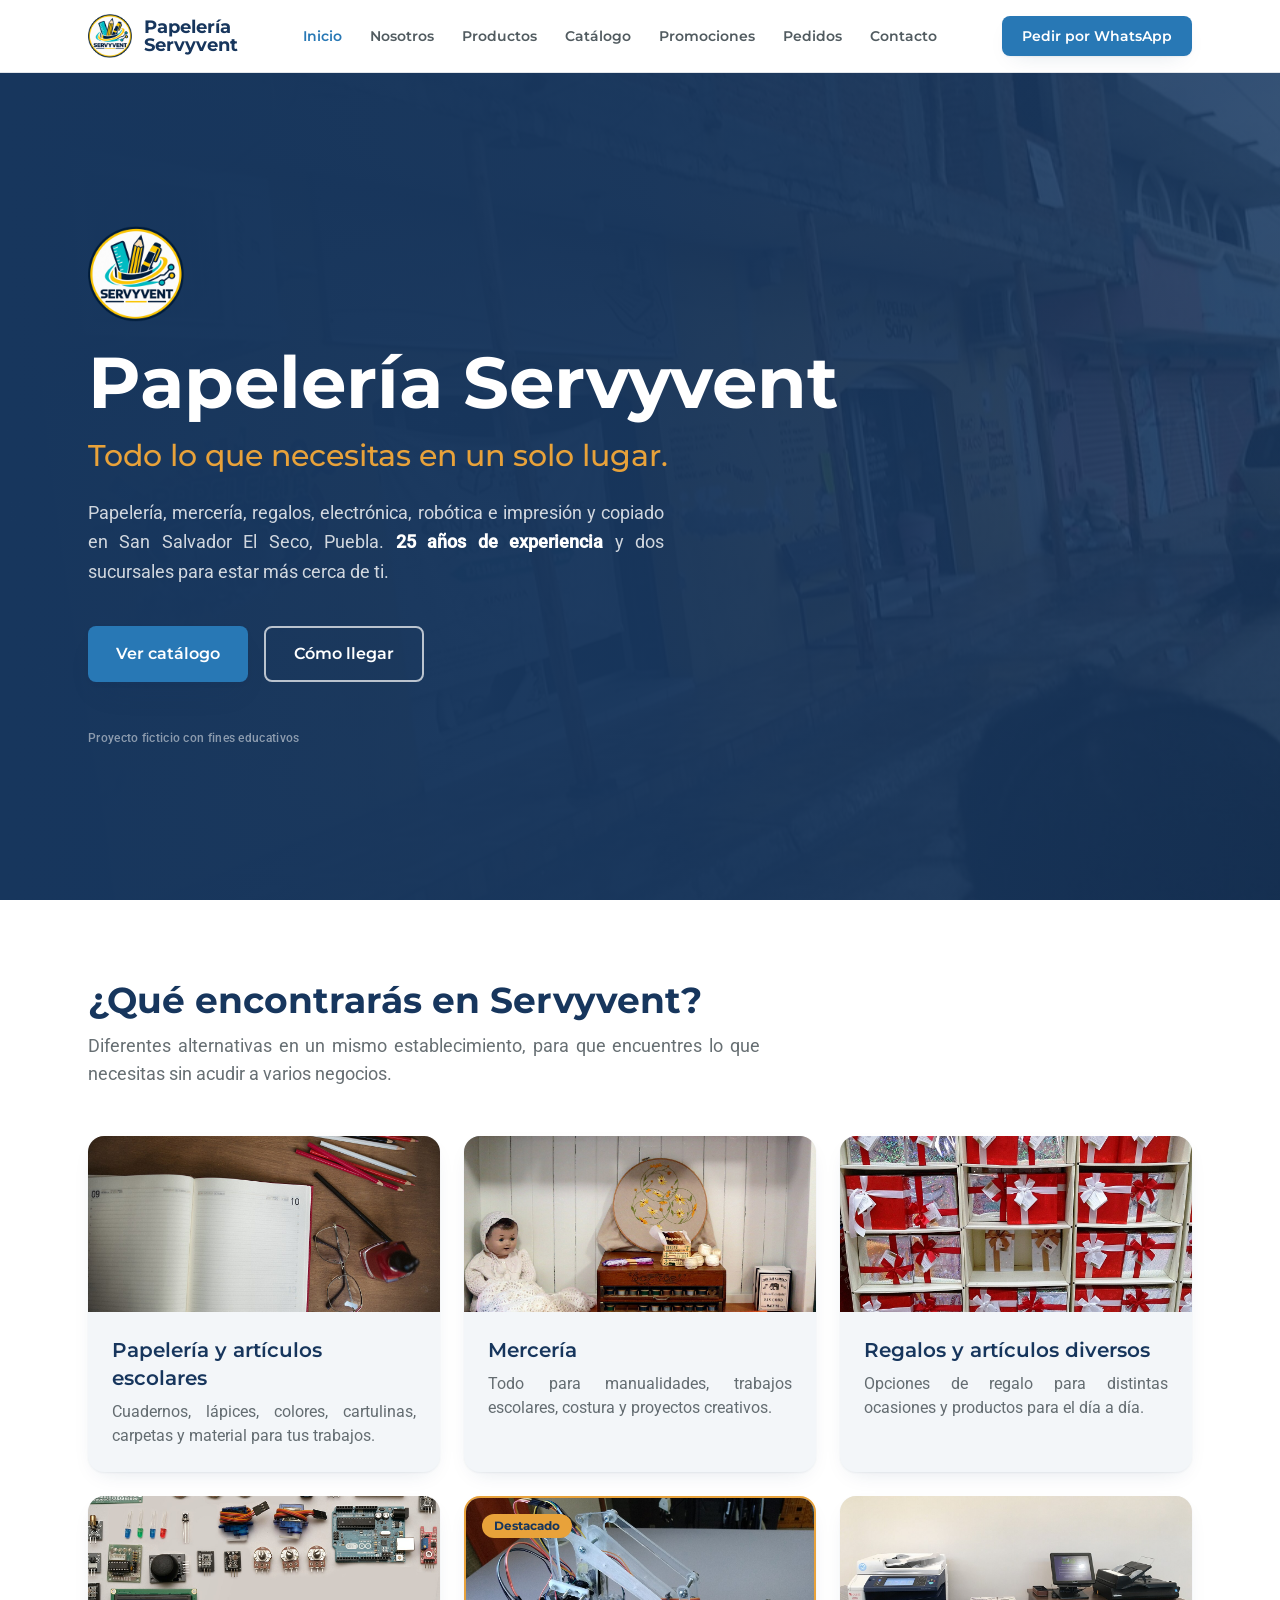
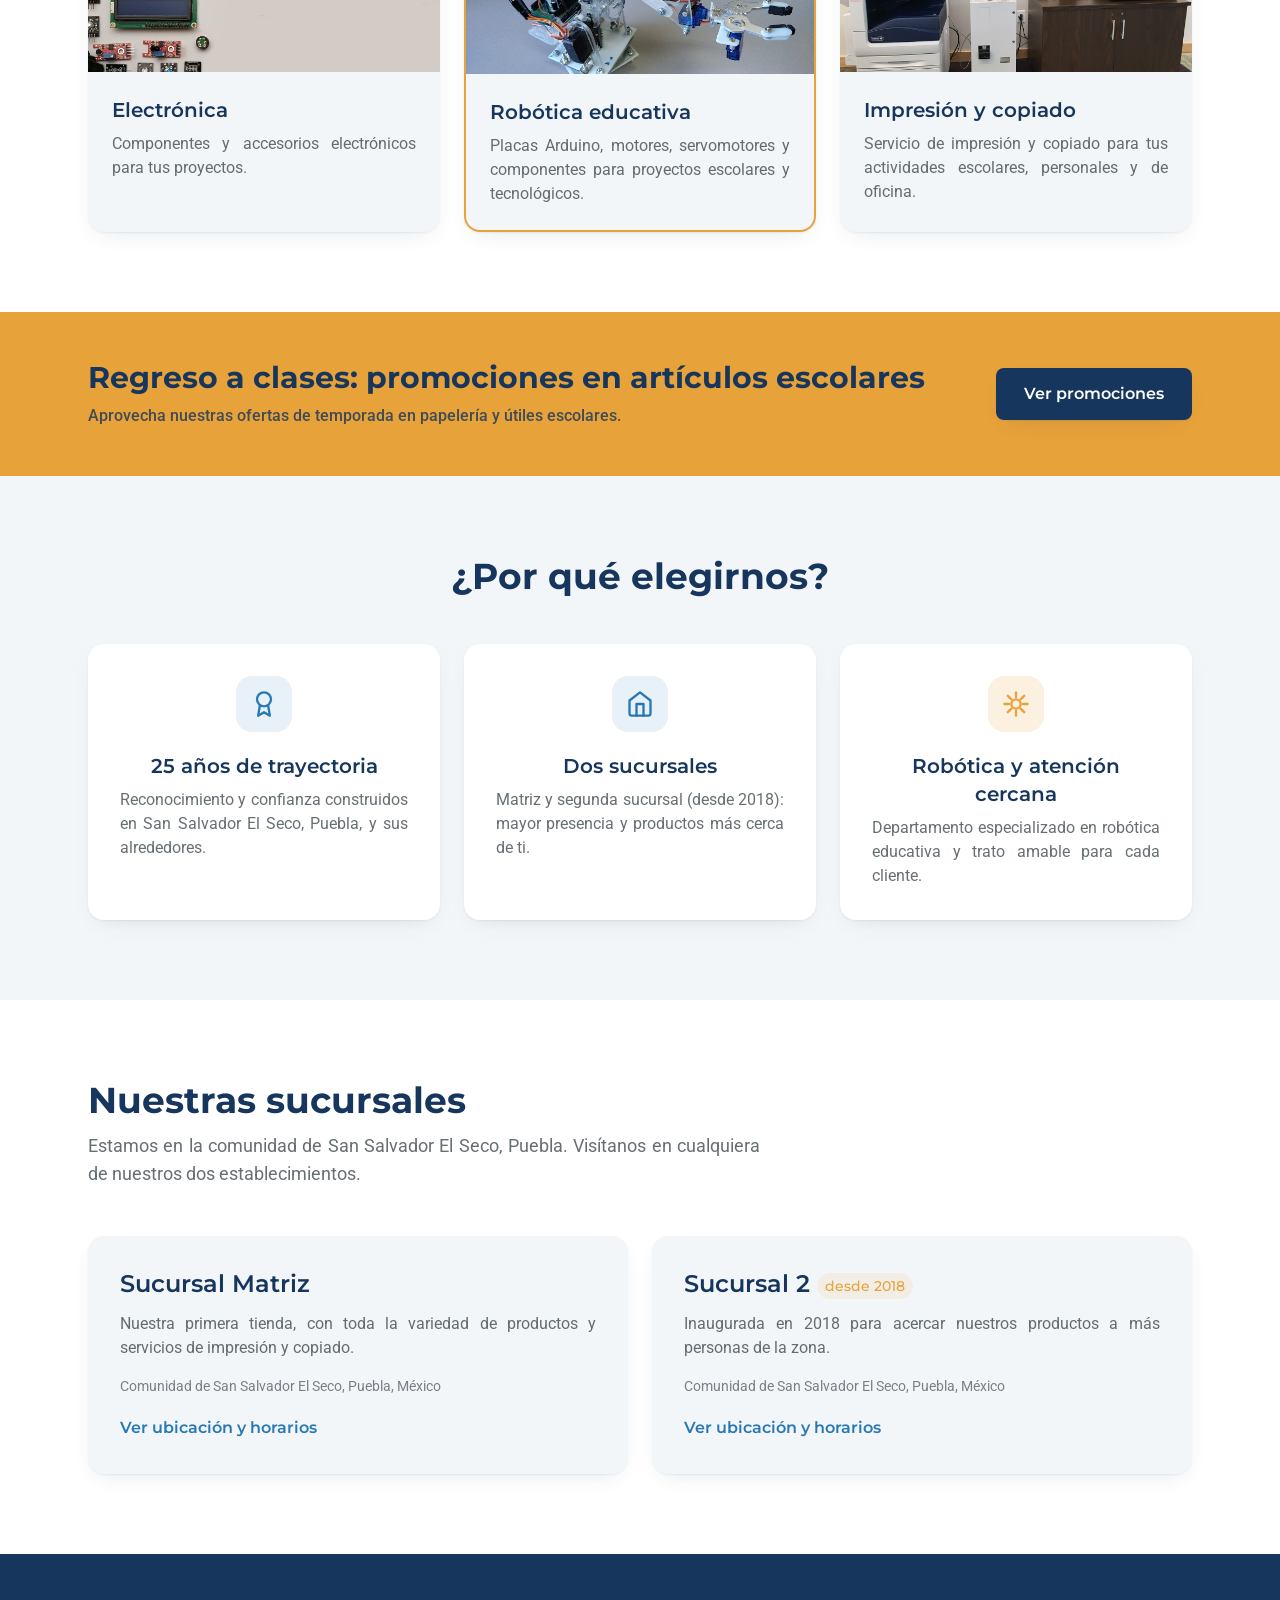
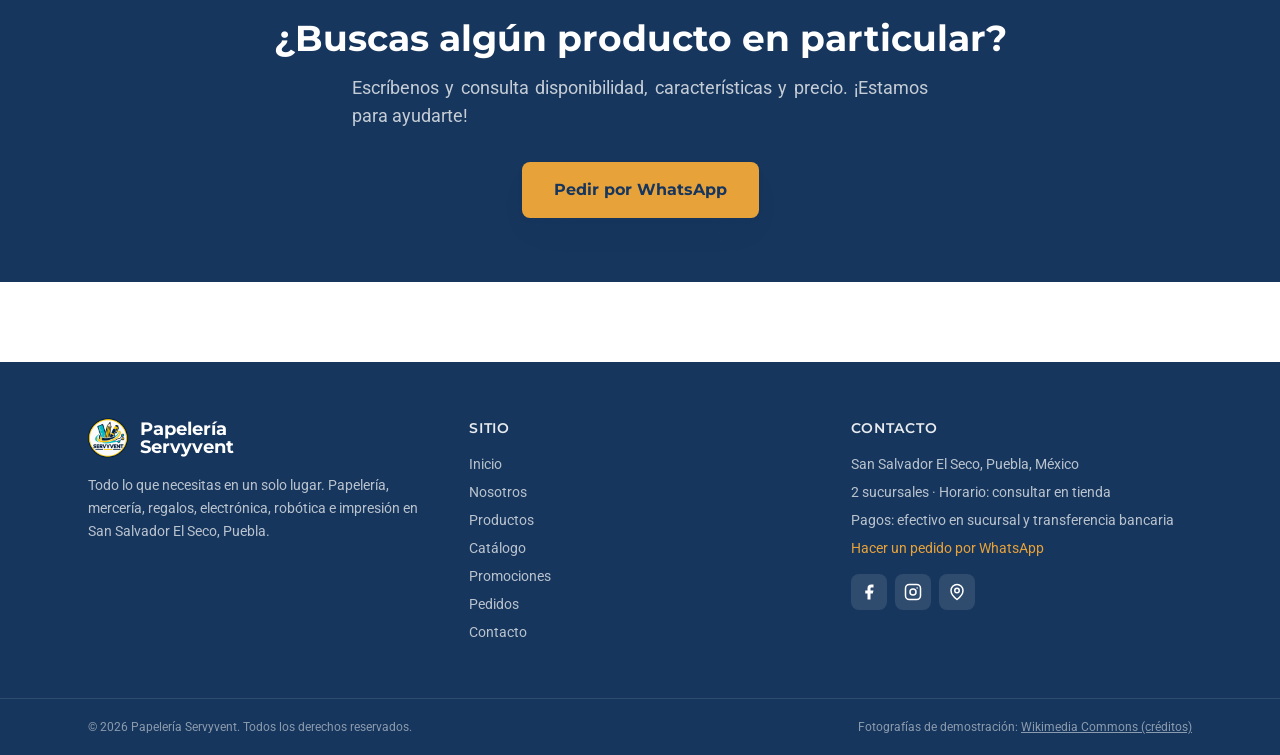
<file: index.html>
﻿<!DOCTYPE html>
<html lang="es">
<head>
<meta charset="UTF-8">
<meta name="viewport" content="width=device-width, initial-scale=1.0">
<title>Papelería Servyvent — Todo lo que necesitas en un solo lugar | San Salvador El Seco, Puebla</title>
<meta name="description" content="Papelería Servyvent en San Salvador El Seco, Puebla: papelería, mercería, regalos, electrónica, robótica e impresión y copiado. 25 años de experiencia y 2 sucursales.">
<link rel="stylesheet" href="assets/css/fonts.css">
<link rel="stylesheet" href="assets/css/tailwind.build.css">

<link rel="stylesheet" href="assets/css/site.css">
<link rel="icon" type="image/png" href="assets/img/logo-64.png">
</head>
<body data-page="inicio" class="bg-paper text-ink font-body antialiased">
<div id="site-header"></div>

<main class="pt-[72px]">

  <!-- ============ HERO ============ -->
  <section class="relative min-h-[calc(100vh-72px)] flex items-center bg-primary">
    <div class="absolute inset-0 zoom-img">
      <img src="assets/img/hero.jpg" alt="Interior de la papelería" class="opacity-25">
    </div>
    <div class="absolute inset-0 bg-gradient-to-r from-primary via-primary/85 to-primary/40"></div>
    <div class="relative max-w-wrap mx-auto px-6 py-24 w-full">
      <img data-enter src="assets/img/logo-512.png" alt="Logo de Papelería Servyvent" class="logo-hero">
      <h1 data-enter="2" class="mt-6 font-display font-bold text-white text-5xl md:text-7xl leading-[1.05]">
        Papelería Servyvent
      </h1>
      <p data-enter="3" class="mt-5 font-display font-medium text-highlight text-2xl md:text-3xl">
        Todo lo que necesitas en un solo lugar.
      </p>
      <p data-enter="4" class="mt-6 max-w-xl text-white/80 text-lg leading-relaxed">
        Papelería, mercería, regalos, electrónica, robótica e impresión y copiado
        en San Salvador El Seco, Puebla. <strong class="text-white font-semibold">25 a&ntilde;os de experiencia</strong> y dos sucursales para estar m&aacute;s cerca de ti.
      </p>
      <div data-enter="4" class="mt-10 flex flex-wrap gap-4">
        <a href="catalogo.html" class="press inline-flex items-center gap-2 bg-accent hover:bg-highlight hover:text-primary text-white font-display font-semibold px-7 py-3.5 rounded-lg shadow-lift text-base">Ver catálogo</a>
        <a href="contacto.html" class="press inline-flex items-center gap-2 border-2 border-white/70 hover:border-white hover:bg-white hover:text-primary text-white font-display font-semibold px-7 py-3.5 rounded-lg text-base transition-colors">Cómo llegar</a>
      </div>
      <p class="mt-12 text-xs font-medium tracking-wide text-white/50">Proyecto ficticio con fines educativos</p>
    </div>
  </section>

  <!-- ============ CATEGORIAS ============ -->
  <section class="py-20">
    <div class="max-w-wrap mx-auto px-6">
      <h2 class="font-display font-bold text-primary text-3xl md:text-4xl">¿Qué encontrarás en Servyvent?</h2>
      <p class="mt-3 text-ink/70 max-w-2xl text-lg">Diferentes alternativas en un mismo establecimiento, para que encuentres lo que necesitas sin acudir a varios negocios.</p>

      <div class="mt-12 grid gap-6 sm:grid-cols-2 lg:grid-cols-3">
        <a href="productos.html#cat-papeleria" class="lift group bg-surface rounded-2xl overflow-hidden shadow-card block">
          <div class="zoom-img h-44"><img src="assets/img/papeleria.jpg" alt="Útiles escolares y de oficina" loading="lazy"></div>
          <div class="p-6">
            <h3 class="font-display font-semibold text-primary text-xl group-hover:text-accent transition-colors">Papelería y artículos escolares</h3>
            <p class="mt-2 text-ink/70">Cuadernos, lápices, colores, cartulinas, carpetas y material para tus trabajos.</p>
          </div>
        </a>
        <a href="productos.html#cat-merceria" class="lift group bg-surface rounded-2xl overflow-hidden shadow-card block">
          <div class="zoom-img h-44"><img src="assets/img/merceria.jpg" alt="Mercería y material para manualidades" loading="lazy"></div>
          <div class="p-6">
            <h3 class="font-display font-semibold text-primary text-xl group-hover:text-accent transition-colors">Mercería</h3>
            <p class="mt-2 text-ink/70">Todo para manualidades, trabajos escolares, costura y proyectos creativos.</p>
          </div>
        </a>
        <a href="productos.html#cat-regalos" class="lift group bg-surface rounded-2xl overflow-hidden shadow-card block">
          <div class="zoom-img h-44"><img src="assets/img/regalos.jpg" alt="Regalos y artículos diversos" loading="lazy"></div>
          <div class="p-6">
            <h3 class="font-display font-semibold text-primary text-xl group-hover:text-accent transition-colors">Regalos y artículos diversos</h3>
            <p class="mt-2 text-ink/70">Opciones de regalo para distintas ocasiones y productos para el día a día.</p>
          </div>
        </a>
        <a href="productos.html#cat-electronica" class="lift group bg-surface rounded-2xl overflow-hidden shadow-card block">
          <div class="zoom-img h-44"><img src="assets/img/electronica.jpg" alt="Electrónica y componentes" loading="lazy"></div>
          <div class="p-6">
            <h3 class="font-display font-semibold text-primary text-xl group-hover:text-accent transition-colors">Electrónica</h3>
            <p class="mt-2 text-ink/70">Componentes y accesorios electrónicos para tus proyectos.</p>
          </div>
        </a>
        <a href="productos.html#cat-robotica" class="lift group relative bg-surface rounded-2xl overflow-hidden shadow-card block border-2 border-highlight">
          <span class="absolute top-4 left-4 z-10 bg-highlight text-primary text-xs font-display font-bold px-3 py-1 rounded-full">Destacado</span>
          <div class="zoom-img h-44"><img src="assets/img/robotica.jpg" alt="Robótica: Arduino, motores y servomotores" loading="lazy"></div>
          <div class="p-6">
            <h3 class="font-display font-semibold text-primary text-xl group-hover:text-accent transition-colors">Robótica educativa</h3>
            <p class="mt-2 text-ink/70">Placas Arduino, motores, servomotores y componentes para proyectos escolares y tecnológicos.</p>
          </div>
        </a>
        <a href="productos.html#cat-servicios" class="lift group bg-surface rounded-2xl overflow-hidden shadow-card block">
          <div class="zoom-img h-44"><img src="assets/img/impresion.jpg" alt="Servicio de impresión y copiado" loading="lazy"></div>
          <div class="p-6">
            <h3 class="font-display font-semibold text-primary text-xl group-hover:text-accent transition-colors">Impresión y copiado</h3>
            <p class="mt-2 text-ink/70">Servicio de impresión y copiado para tus actividades escolares, personales y de oficina.</p>
          </div>
        </a>
      </div>
    </div>
  </section>

  <!-- ============ BANDA PROMO ============ -->
  <section class="bg-highlight">
    <div class="max-w-wrap mx-auto px-6 py-12 flex flex-col md:flex-row items-center justify-between gap-6">
      <div>
        <h2 class="font-display font-bold text-primary text-2xl md:text-3xl">Regreso a clases: promociones en artículos escolares</h2>
        <p class="mt-2 text-primary/80 font-medium">Aprovecha nuestras ofertas de temporada en papelería y útiles escolares.</p>
      </div>
      <a href="promociones.html" class="press shrink-0 inline-flex items-center gap-2 bg-primary hover:bg-accent text-white font-display font-semibold px-7 py-3.5 rounded-lg shadow-card">Ver promociones</a>
    </div>
  </section>

  <!-- ============ POR QUE SERVYVENT ============ -->
  <section class="py-20 bg-surface">
    <div class="max-w-wrap mx-auto px-6">
      <h2 class="font-display font-bold text-primary text-3xl md:text-4xl text-center">¿Por qué elegirnos?</h2>
      <div class="mt-12 grid gap-6 md:grid-cols-3">
        <div class="lift bg-paper rounded-2xl p-8 shadow-card text-center">
          <div class="w-14 h-14 mx-auto rounded-2xl bg-accent/10 text-accent flex items-center justify-center">
            <svg viewBox="0 0 24 24" width="28" height="28" fill="none" stroke="currentColor" stroke-width="2" stroke-linecap="round" stroke-linejoin="round"><circle cx="12" cy="8" r="6"/><path d="M15.5 13 17 22l-5-3-5 3 1.5-9"/></svg>
          </div>
          <h3 class="mt-5 font-display font-semibold text-primary text-xl">25 años de trayectoria</h3>
          <p class="mt-2 text-ink/70">Reconocimiento y confianza construidos en San Salvador El Seco, Puebla, y sus alrededores.</p>
        </div>
        <div class="lift bg-paper rounded-2xl p-8 shadow-card text-center">
          <div class="w-14 h-14 mx-auto rounded-2xl bg-accent/10 text-accent flex items-center justify-center">
            <svg viewBox="0 0 24 24" width="28" height="28" fill="none" stroke="currentColor" stroke-width="2" stroke-linecap="round" stroke-linejoin="round"><path d="M3 9l9-7 9 7v11a2 2 0 0 1-2 2H5a2 2 0 0 1-2-2z"/><path d="M9 22V12h6v10"/></svg>
          </div>
          <h3 class="mt-5 font-display font-semibold text-primary text-xl">Dos sucursales</h3>
          <p class="mt-2 text-ink/70">Matriz y segunda sucursal (desde 2018): mayor presencia y productos más cerca de ti.</p>
        </div>
        <div class="lift bg-paper rounded-2xl p-8 shadow-card text-center">
          <div class="w-14 h-14 mx-auto rounded-2xl bg-highlight/15 text-highlight flex items-center justify-center">
            <svg viewBox="0 0 24 24" width="28" height="28" fill="none" stroke="currentColor" stroke-width="2" stroke-linecap="round" stroke-linejoin="round"><path d="M12 2v4M12 18v4M2 12h4M18 12h4M5 5l3 3M16 16l3 3M19 5l-3 3M8 16l-3 3"/><circle cx="12" cy="12" r="4"/></svg>
          </div>
          <h3 class="mt-5 font-display font-semibold text-primary text-xl">Robótica y atención cercana</h3>
          <p class="mt-2 text-ink/70">Departamento especializado en robótica educativa y trato amable para cada cliente.</p>
        </div>
      </div>
    </div>
  </section>

  <!-- ============ SUCURSALES ============ -->
  <section class="py-20">
    <div class="max-w-wrap mx-auto px-6">
      <h2 class="font-display font-bold text-primary text-3xl md:text-4xl">Nuestras sucursales</h2>
      <p class="mt-3 text-ink/70 text-lg max-w-2xl">Estamos en la comunidad de San Salvador El Seco, Puebla. Visítanos en cualquiera de nuestros dos establecimientos.</p>
      <div class="mt-12 grid gap-6 md:grid-cols-2">
        <div class="lift bg-surface rounded-2xl p-8 shadow-card">
          <h3 class="font-display font-semibold text-primary text-2xl">Sucursal Matriz</h3>
          <p class="mt-3 text-ink/70">Nuestra primera tienda, con toda la variedad de productos y servicios de impresión y copiado.</p>
          <p class="mt-4 text-sm text-ink/60">Comunidad de San Salvador El Seco, Puebla, México</p>
          <a href="contacto.html" class="u-link mt-5 inline-block font-display font-semibold text-accent">Ver ubicación y horarios</a>
        </div>
        <div class="lift bg-surface rounded-2xl p-8 shadow-card">
          <h3 class="font-display font-semibold text-primary text-2xl">Sucursal 2 <span class="text-sm font-medium text-highlight bg-highlight/10 px-2 py-1 rounded-full align-middle">desde 2018</span></h3>
          <p class="mt-3 text-ink/70">Inaugurada en 2018 para acercar nuestros productos a más personas de la zona.</p>
          <p class="mt-4 text-sm text-ink/60">Comunidad de San Salvador El Seco, Puebla, México</p>
          <a href="contacto.html" class="u-link mt-5 inline-block font-display font-semibold text-accent">Ver ubicación y horarios</a>
        </div>
      </div>
    </div>
  </section>

  <!-- ============ CTA FINAL ============ -->
  <section class="bg-primary">
    <div class="max-w-wrap mx-auto px-6 py-16 text-center">
      <h2 class="font-display font-bold text-white text-3xl md:text-4xl">¿Buscas algún producto en particular?</h2>
      <p class="mt-4 text-white/75 text-lg max-w-xl mx-auto">Escríbenos y consulta disponibilidad, características y precio. ¡Estamos para ayudarte!</p>
      <a href="pedidos.html" class="press mt-8 inline-flex items-center gap-2 bg-highlight hover:bg-accent hover:text-white text-primary font-display font-bold px-8 py-4 rounded-lg shadow-lift text-base">Pedir por WhatsApp</a>
    </div>
  </section>

</main>
<div id="site-footer"></div>
<script src="assets/js/layout.js"></script>
<script src="assets/js/main.js"></script>
</body>
</html>
</file>
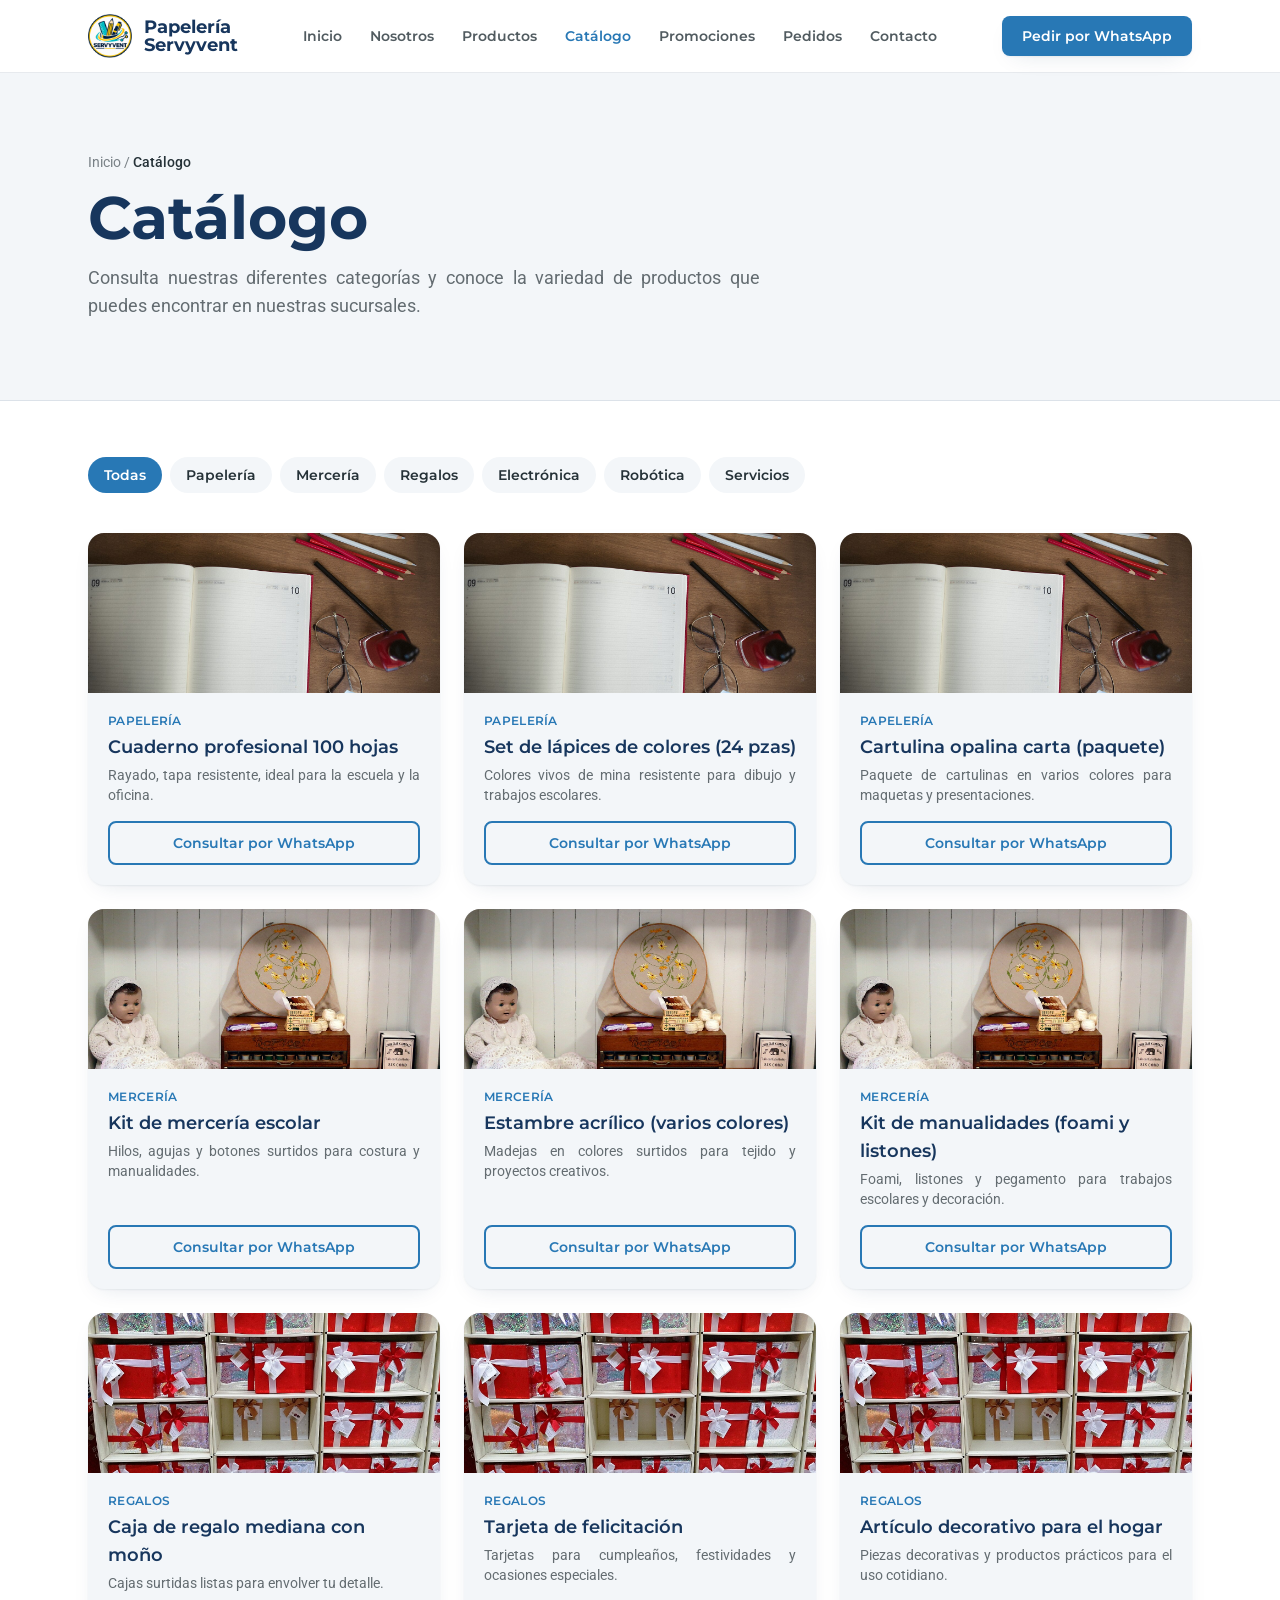
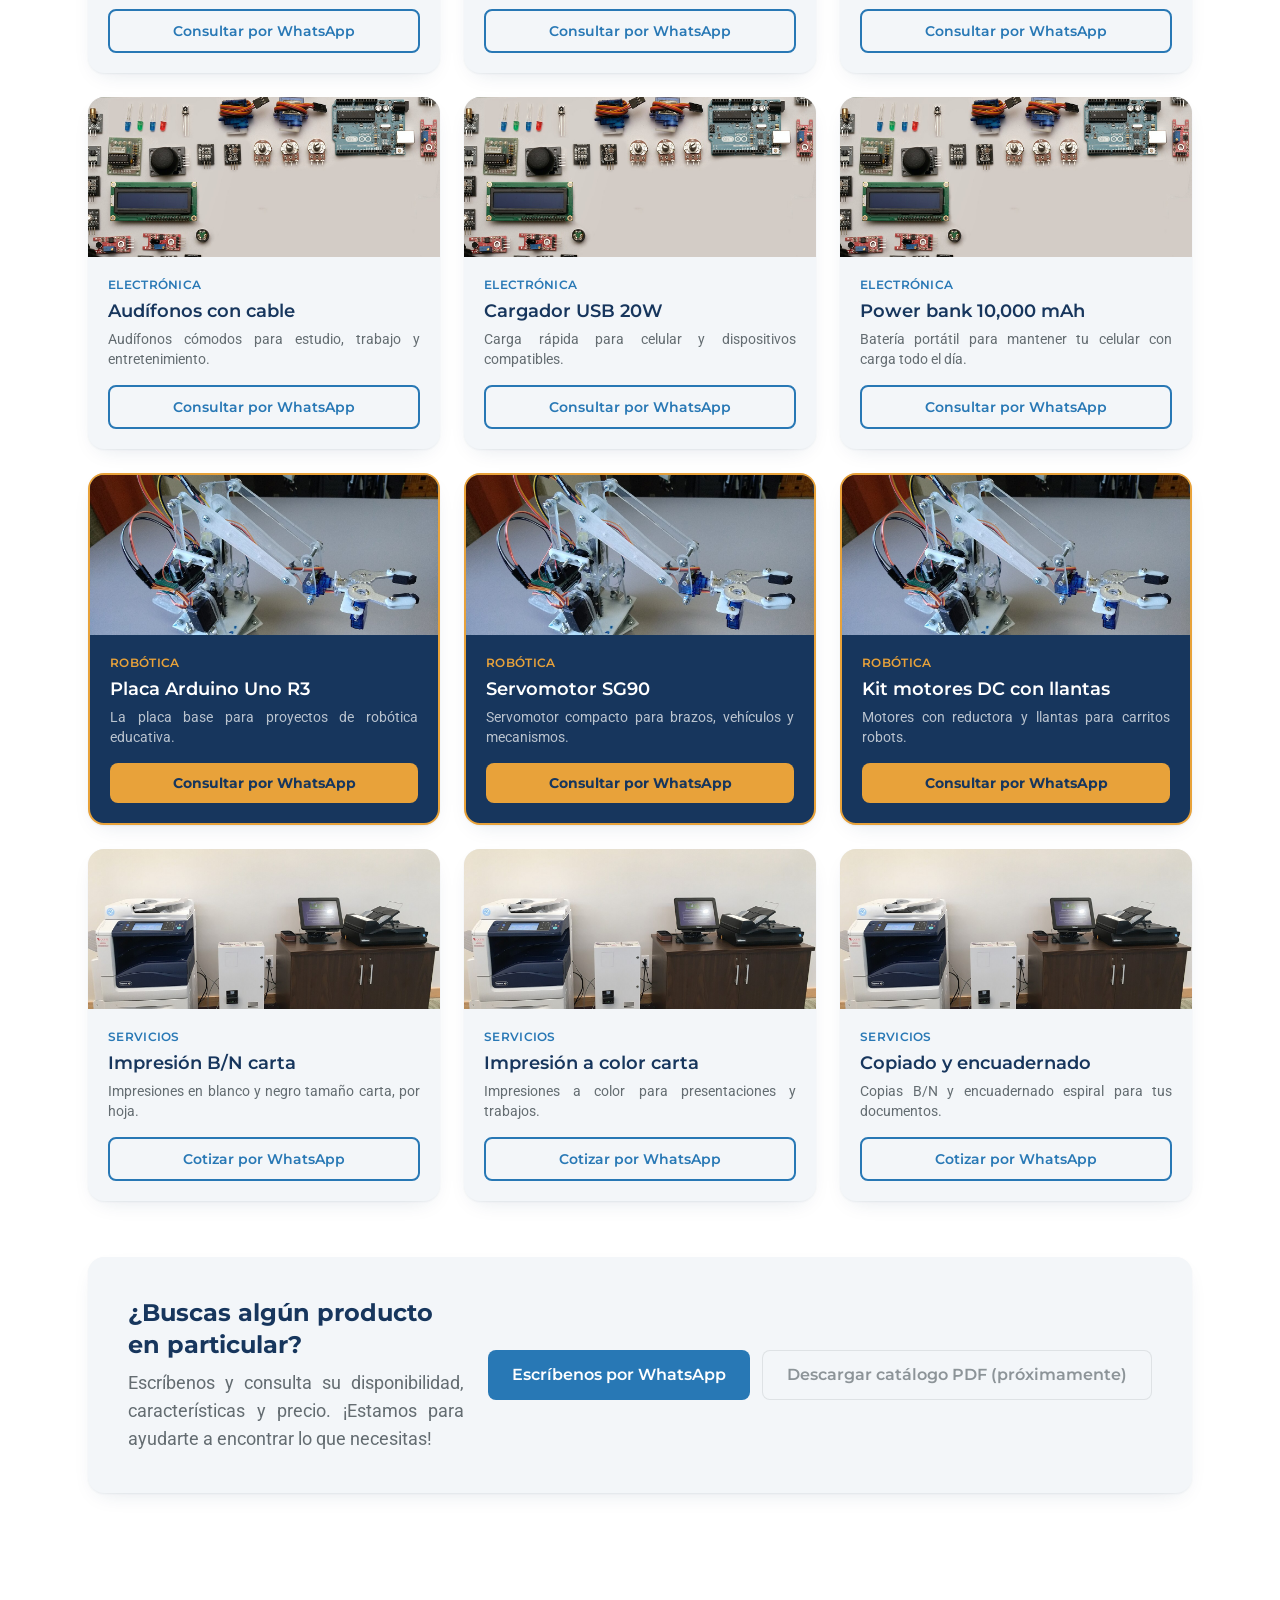
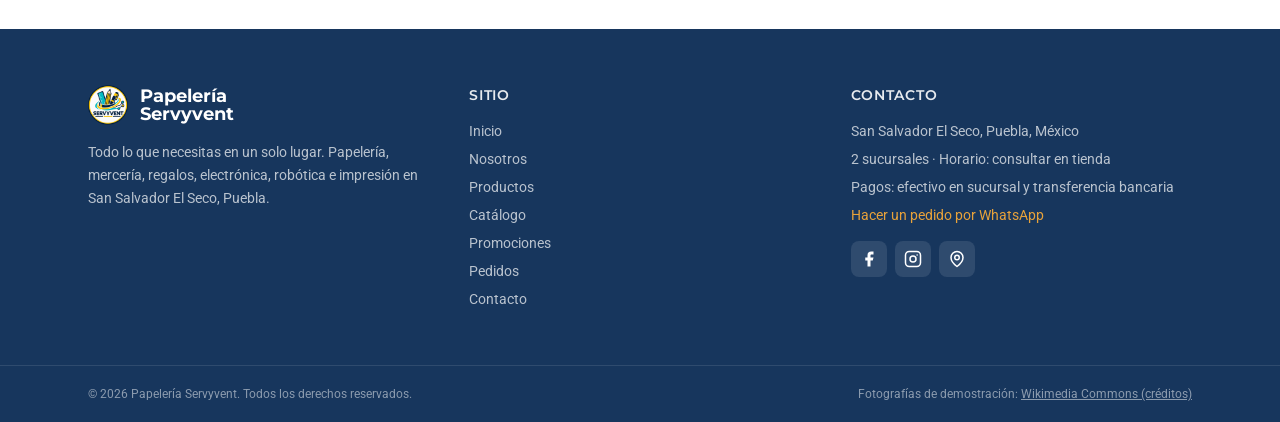
<file: catalogo.html>
﻿<!DOCTYPE html>
<html lang="es">
<head>
<meta charset="UTF-8">
<meta name="viewport" content="width=device-width, initial-scale=1.0">
<title>Catálogo — Papelería Servyvent</title>
<meta name="description" content="Catálogo de Papelería Servyvent: papelería escolar y de oficina, mercería, regalos, electrónica, robótica e impresión. Consulta disponibilidad y precios por WhatsApp.">
<link rel="stylesheet" href="assets/css/fonts.css">
<link rel="stylesheet" href="assets/css/tailwind.build.css">

<link rel="stylesheet" href="assets/css/site.css">
<link rel="icon" type="image/png" href="assets/img/logo-64.png">
</head>
<body data-page="catalogo" class="bg-paper text-ink font-body antialiased">
<div id="site-header"></div>

<main class="pt-[72px]">

  <section class="bg-surface border-b border-primary/10">
    <div class="max-w-wrap mx-auto px-6 py-16 md:py-20">
      <nav class="text-sm text-ink/60" aria-label="Migas de pan">
        <a href="index.html" class="u-link hover:text-accent">Inicio</a> <span aria-hidden="true">/</span> <span class="text-ink font-medium" aria-current="page">Catálogo</span>
      </nav>
      <h1 data-enter class="mt-4 font-display font-bold text-primary text-4xl md:text-6xl">Catálogo</h1>
      <p data-enter="2" class="mt-4 text-lg text-ink/70 max-w-2xl">Consulta nuestras diferentes categorías y conoce la variedad de productos que puedes encontrar en nuestras sucursales.</p>
    </div>
  </section>

  <section class="py-14">
    <div class="max-w-wrap mx-auto px-6">

      <!-- Filtros -->
      <div class="flex flex-wrap gap-2" role="group" aria-label="Filtrar por categoría">
        <button type="button" data-filter="all" aria-pressed="true" class="press px-4 py-2 rounded-full font-display font-semibold text-sm bg-accent text-white">Todas</button>
        <button type="button" data-filter="papeleria" aria-pressed="false" class="press px-4 py-2 rounded-full font-display font-semibold text-sm bg-surface text-ink hover:bg-accent/10">Papelería</button>
        <button type="button" data-filter="merceria" aria-pressed="false" class="press px-4 py-2 rounded-full font-display font-semibold text-sm bg-surface text-ink hover:bg-accent/10">Mercería</button>
        <button type="button" data-filter="regalos" aria-pressed="false" class="press px-4 py-2 rounded-full font-display font-semibold text-sm bg-surface text-ink hover:bg-accent/10">Regalos</button>
        <button type="button" data-filter="electronica" aria-pressed="false" class="press px-4 py-2 rounded-full font-display font-semibold text-sm bg-surface text-ink hover:bg-accent/10">Electrónica</button>
        <button type="button" data-filter="robotica" aria-pressed="false" class="press px-4 py-2 rounded-full font-display font-semibold text-sm bg-surface text-ink hover:bg-accent/10">Robótica</button>
        <button type="button" data-filter="servicios" aria-pressed="false" class="press px-4 py-2 rounded-full font-display font-semibold text-sm bg-surface text-ink hover:bg-accent/10">Servicios</button>
      </div>

      <!-- Grid de productos -->
      <div class="mt-10 grid gap-6 sm:grid-cols-2 lg:grid-cols-3">

        <article data-cat="papeleria" class="lift bg-surface rounded-2xl overflow-hidden shadow-card flex flex-col">
          <div class="zoom-img h-40"><img src="assets/img/papeleria.jpg" alt="" loading="lazy"></div>
          <div class="p-5 flex flex-col grow">
            <span class="text-xs font-display font-semibold text-accent uppercase tracking-wide">Papelería</span>
            <h3 class="mt-1 font-display font-semibold text-primary text-lg">Cuaderno profesional 100 hojas</h3>
            <p class="mt-1 text-sm text-ink/70 grow">Rayado, tapa resistente, ideal para la escuela y la oficina.</p>
            <a href="pedidos.html" data-wa-product="Cuaderno profesional 100 hojas" class="press mt-4 inline-flex items-center justify-center border-2 border-accent text-accent hover:bg-accent hover:text-white font-display font-semibold text-sm px-4 py-2.5 rounded-lg">Consultar por WhatsApp</a>
          </div>
        </article>

        <article data-cat="papeleria" class="lift bg-surface rounded-2xl overflow-hidden shadow-card flex flex-col">
          <div class="zoom-img h-40"><img src="assets/img/papeleria.jpg" alt="" loading="lazy"></div>
          <div class="p-5 flex flex-col grow">
            <span class="text-xs font-display font-semibold text-accent uppercase tracking-wide">Papelería</span>
            <h3 class="mt-1 font-display font-semibold text-primary text-lg">Set de lápices de colores (24 pzas)</h3>
            <p class="mt-1 text-sm text-ink/70 grow">Colores vivos de mina resistente para dibujo y trabajos escolares.</p>
            <a href="pedidos.html" data-wa-product="Set de lápices de colores 24 pzas" class="press mt-4 inline-flex items-center justify-center border-2 border-accent text-accent hover:bg-accent hover:text-white font-display font-semibold text-sm px-4 py-2.5 rounded-lg">Consultar por WhatsApp</a>
          </div>
        </article>

        <article data-cat="papeleria" class="lift bg-surface rounded-2xl overflow-hidden shadow-card flex flex-col">
          <div class="zoom-img h-40"><img src="assets/img/papeleria.jpg" alt="" loading="lazy"></div>
          <div class="p-5 flex flex-col grow">
            <span class="text-xs font-display font-semibold text-accent uppercase tracking-wide">Papelería</span>
            <h3 class="mt-1 font-display font-semibold text-primary text-lg">Cartulina opalina carta (paquete)</h3>
            <p class="mt-1 text-sm text-ink/70 grow">Paquete de cartulinas en varios colores para maquetas y presentaciones.</p>
            <a href="pedidos.html" data-wa-product="Cartulina opalina carta (paquete)" class="press mt-4 inline-flex items-center justify-center border-2 border-accent text-accent hover:bg-accent hover:text-white font-display font-semibold text-sm px-4 py-2.5 rounded-lg">Consultar por WhatsApp</a>
          </div>
        </article>

        <article data-cat="merceria" class="lift bg-surface rounded-2xl overflow-hidden shadow-card flex flex-col">
          <div class="zoom-img h-40"><img src="assets/img/merceria.jpg" alt="" loading="lazy"></div>
          <div class="p-5 flex flex-col grow">
            <span class="text-xs font-display font-semibold text-accent uppercase tracking-wide">Mercería</span>
            <h3 class="mt-1 font-display font-semibold text-primary text-lg">Kit de mercería escolar</h3>
            <p class="mt-1 text-sm text-ink/70 grow">Hilos, agujas y botones surtidos para costura y manualidades.</p>
            <a href="pedidos.html" data-wa-product="Kit de mercería escolar" class="press mt-4 inline-flex items-center justify-center border-2 border-accent text-accent hover:bg-accent hover:text-white font-display font-semibold text-sm px-4 py-2.5 rounded-lg">Consultar por WhatsApp</a>
          </div>
        </article>

        <article data-cat="merceria" class="lift bg-surface rounded-2xl overflow-hidden shadow-card flex flex-col">
          <div class="zoom-img h-40"><img src="assets/img/merceria.jpg" alt="" loading="lazy"></div>
          <div class="p-5 flex flex-col grow">
            <span class="text-xs font-display font-semibold text-accent uppercase tracking-wide">Mercería</span>
            <h3 class="mt-1 font-display font-semibold text-primary text-lg">Estambre acrílico (varios colores)</h3>
            <p class="mt-1 text-sm text-ink/70 grow">Madejas en colores surtidos para tejido y proyectos creativos.</p>
            <a href="pedidos.html" data-wa-product="Estambre acrílico varios colores" class="press mt-4 inline-flex items-center justify-center border-2 border-accent text-accent hover:bg-accent hover:text-white font-display font-semibold text-sm px-4 py-2.5 rounded-lg">Consultar por WhatsApp</a>
          </div>
        </article>

        <article data-cat="merceria" class="lift bg-surface rounded-2xl overflow-hidden shadow-card flex flex-col">
          <div class="zoom-img h-40"><img src="assets/img/merceria.jpg" alt="" loading="lazy"></div>
          <div class="p-5 flex flex-col grow">
            <span class="text-xs font-display font-semibold text-accent uppercase tracking-wide">Mercería</span>
            <h3 class="mt-1 font-display font-semibold text-primary text-lg">Kit de manualidades (foami y listones)</h3>
            <p class="mt-1 text-sm text-ink/70 grow">Foami, listones y pegamento para trabajos escolares y decoración.</p>
            <a href="pedidos.html" data-wa-product="Kit de manualidades foami y listones" class="press mt-4 inline-flex items-center justify-center border-2 border-accent text-accent hover:bg-accent hover:text-white font-display font-semibold text-sm px-4 py-2.5 rounded-lg">Consultar por WhatsApp</a>
          </div>
        </article>

        <article data-cat="regalos" class="lift bg-surface rounded-2xl overflow-hidden shadow-card flex flex-col">
          <div class="zoom-img h-40"><img src="assets/img/regalos.jpg" alt="" loading="lazy"></div>
          <div class="p-5 flex flex-col grow">
            <span class="text-xs font-display font-semibold text-accent uppercase tracking-wide">Regalos</span>
            <h3 class="mt-1 font-display font-semibold text-primary text-lg">Caja de regalo mediana con moño</h3>
            <p class="mt-1 text-sm text-ink/70 grow">Cajas surtidas listas para envolver tu detalle.</p>
            <a href="pedidos.html" data-wa-product="Caja de regalo mediana con moño" class="press mt-4 inline-flex items-center justify-center border-2 border-accent text-accent hover:bg-accent hover:text-white font-display font-semibold text-sm px-4 py-2.5 rounded-lg">Consultar por WhatsApp</a>
          </div>
        </article>

        <article data-cat="regalos" class="lift bg-surface rounded-2xl overflow-hidden shadow-card flex flex-col">
          <div class="zoom-img h-40"><img src="assets/img/regalos.jpg" alt="" loading="lazy"></div>
          <div class="p-5 flex flex-col grow">
            <span class="text-xs font-display font-semibold text-accent uppercase tracking-wide">Regalos</span>
            <h3 class="mt-1 font-display font-semibold text-primary text-lg">Tarjeta de felicitación</h3>
            <p class="mt-1 text-sm text-ink/70 grow">Tarjetas para cumpleaños, festividades y ocasiones especiales.</p>
            <a href="pedidos.html" data-wa-product="Tarjeta de felicitación" class="press mt-4 inline-flex items-center justify-center border-2 border-accent text-accent hover:bg-accent hover:text-white font-display font-semibold text-sm px-4 py-2.5 rounded-lg">Consultar por WhatsApp</a>
          </div>
        </article>

        <article data-cat="regalos" class="lift bg-surface rounded-2xl overflow-hidden shadow-card flex flex-col">
          <div class="zoom-img h-40"><img src="assets/img/regalos.jpg" alt="" loading="lazy"></div>
          <div class="p-5 flex flex-col grow">
            <span class="text-xs font-display font-semibold text-accent uppercase tracking-wide">Regalos</span>
            <h3 class="mt-1 font-display font-semibold text-primary text-lg">Artículo decorativo para el hogar</h3>
            <p class="mt-1 text-sm text-ink/70 grow">Piezas decorativas y productos prácticos para el uso cotidiano.</p>
            <a href="pedidos.html" data-wa-product="Artículo decorativo para el hogar" class="press mt-4 inline-flex items-center justify-center border-2 border-accent text-accent hover:bg-accent hover:text-white font-display font-semibold text-sm px-4 py-2.5 rounded-lg">Consultar por WhatsApp</a>
          </div>
        </article>

        <article data-cat="electronica" class="lift bg-surface rounded-2xl overflow-hidden shadow-card flex flex-col">
          <div class="zoom-img h-40"><img src="assets/img/electronica.jpg" alt="" loading="lazy"></div>
          <div class="p-5 flex flex-col grow">
            <span class="text-xs font-display font-semibold text-accent uppercase tracking-wide">Electrónica</span>
            <h3 class="mt-1 font-display font-semibold text-primary text-lg">Audífonos con cable</h3>
            <p class="mt-1 text-sm text-ink/70 grow">Audífonos cómodos para estudio, trabajo y entretenimiento.</p>
            <a href="pedidos.html" data-wa-product="Audífonos con cable" class="press mt-4 inline-flex items-center justify-center border-2 border-accent text-accent hover:bg-accent hover:text-white font-display font-semibold text-sm px-4 py-2.5 rounded-lg">Consultar por WhatsApp</a>
          </div>
        </article>

        <article data-cat="electronica" class="lift bg-surface rounded-2xl overflow-hidden shadow-card flex flex-col">
          <div class="zoom-img h-40"><img src="assets/img/electronica.jpg" alt="" loading="lazy"></div>
          <div class="p-5 flex flex-col grow">
            <span class="text-xs font-display font-semibold text-accent uppercase tracking-wide">Electrónica</span>
            <h3 class="mt-1 font-display font-semibold text-primary text-lg">Cargador USB 20W</h3>
            <p class="mt-1 text-sm text-ink/70 grow">Carga rápida para celular y dispositivos compatibles.</p>
            <a href="pedidos.html" data-wa-product="Cargador USB 20W" class="press mt-4 inline-flex items-center justify-center border-2 border-accent text-accent hover:bg-accent hover:text-white font-display font-semibold text-sm px-4 py-2.5 rounded-lg">Consultar por WhatsApp</a>
          </div>
        </article>

        <article data-cat="electronica" class="lift bg-surface rounded-2xl overflow-hidden shadow-card flex flex-col">
          <div class="zoom-img h-40"><img src="assets/img/electronica.jpg" alt="" loading="lazy"></div>
          <div class="p-5 flex flex-col grow">
            <span class="text-xs font-display font-semibold text-accent uppercase tracking-wide">Electrónica</span>
            <h3 class="mt-1 font-display font-semibold text-primary text-lg">Power bank 10,000 mAh</h3>
            <p class="mt-1 text-sm text-ink/70 grow">Batería portátil para mantener tu celular con carga todo el día.</p>
            <a href="pedidos.html" data-wa-product="Power bank 10000 mAh" class="press mt-4 inline-flex items-center justify-center border-2 border-accent text-accent hover:bg-accent hover:text-white font-display font-semibold text-sm px-4 py-2.5 rounded-lg">Consultar por WhatsApp</a>
          </div>
        </article>

        <article data-cat="robotica" class="lift bg-primary text-white rounded-2xl overflow-hidden shadow-card flex flex-col border-2 border-highlight">
          <div class="zoom-img h-40"><img src="assets/img/robotica.jpg" alt="" loading="lazy"></div>
          <div class="p-5 flex flex-col grow">
            <span class="text-xs font-display font-semibold text-highlight uppercase tracking-wide">Robótica</span>
            <h3 class="mt-1 font-display font-semibold text-white text-lg">Placa Arduino Uno R3</h3>
            <p class="mt-1 text-sm text-white/70 grow">La placa base para proyectos de robótica educativa.</p>
            <a href="pedidos.html" data-wa-product="Placa Arduino Uno R3" class="press mt-4 inline-flex items-center justify-center bg-highlight text-primary hover:bg-accent hover:text-white font-display font-bold text-sm px-4 py-2.5 rounded-lg">Consultar por WhatsApp</a>
          </div>
        </article>

        <article data-cat="robotica" class="lift bg-primary text-white rounded-2xl overflow-hidden shadow-card flex flex-col border-2 border-highlight">
          <div class="zoom-img h-40"><img src="assets/img/robotica.jpg" alt="" loading="lazy"></div>
          <div class="p-5 flex flex-col grow">
            <span class="text-xs font-display font-semibold text-highlight uppercase tracking-wide">Robótica</span>
            <h3 class="mt-1 font-display font-semibold text-white text-lg">Servomotor SG90</h3>
            <p class="mt-1 text-sm text-white/70 grow">Servomotor compacto para brazos, vehículos y mecanismos.</p>
            <a href="pedidos.html" data-wa-product="Servomotor SG90" class="press mt-4 inline-flex items-center justify-center bg-highlight text-primary hover:bg-accent hover:text-white font-display font-bold text-sm px-4 py-2.5 rounded-lg">Consultar por WhatsApp</a>
          </div>
        </article>

        <article data-cat="robotica" class="lift bg-primary text-white rounded-2xl overflow-hidden shadow-card flex flex-col border-2 border-highlight">
          <div class="zoom-img h-40"><img src="assets/img/robotica.jpg" alt="" loading="lazy"></div>
          <div class="p-5 flex flex-col grow">
            <span class="text-xs font-display font-semibold text-highlight uppercase tracking-wide">Robótica</span>
            <h3 class="mt-1 font-display font-semibold text-white text-lg">Kit motores DC con llantas</h3>
            <p class="mt-1 text-sm text-white/70 grow">Motores con reductora y llantas para carritos robots.</p>
            <a href="pedidos.html" data-wa-product="Kit motores DC con llantas" class="press mt-4 inline-flex items-center justify-center bg-highlight text-primary hover:bg-accent hover:text-white font-display font-bold text-sm px-4 py-2.5 rounded-lg">Consultar por WhatsApp</a>
          </div>
        </article>

        <article data-cat="servicios" class="lift bg-surface rounded-2xl overflow-hidden shadow-card flex flex-col">
          <div class="zoom-img h-40"><img src="assets/img/impresion.jpg" alt="" loading="lazy"></div>
          <div class="p-5 flex flex-col grow">
            <span class="text-xs font-display font-semibold text-accent uppercase tracking-wide">Servicios</span>
            <h3 class="mt-1 font-display font-semibold text-primary text-lg">Impresión B/N carta</h3>
            <p class="mt-1 text-sm text-ink/70 grow">Impresiones en blanco y negro tamaño carta, por hoja.</p>
            <a href="pedidos.html" data-wa-product="Servicio de impresión B/N carta" class="press mt-4 inline-flex items-center justify-center border-2 border-accent text-accent hover:bg-accent hover:text-white font-display font-semibold text-sm px-4 py-2.5 rounded-lg">Cotizar por WhatsApp</a>
          </div>
        </article>

        <article data-cat="servicios" class="lift bg-surface rounded-2xl overflow-hidden shadow-card flex flex-col">
          <div class="zoom-img h-40"><img src="assets/img/impresion.jpg" alt="" loading="lazy"></div>
          <div class="p-5 flex flex-col grow">
            <span class="text-xs font-display font-semibold text-accent uppercase tracking-wide">Servicios</span>
            <h3 class="mt-1 font-display font-semibold text-primary text-lg">Impresión a color carta</h3>
            <p class="mt-1 text-sm text-ink/70 grow">Impresiones a color para presentaciones y trabajos.</p>
            <a href="pedidos.html" data-wa-product="Servicio de impresión a color carta" class="press mt-4 inline-flex items-center justify-center border-2 border-accent text-accent hover:bg-accent hover:text-white font-display font-semibold text-sm px-4 py-2.5 rounded-lg">Cotizar por WhatsApp</a>
          </div>
        </article>

        <article data-cat="servicios" class="lift bg-surface rounded-2xl overflow-hidden shadow-card flex flex-col">
          <div class="zoom-img h-40"><img src="assets/img/impresion.jpg" alt="" loading="lazy"></div>
          <div class="p-5 flex flex-col grow">
            <span class="text-xs font-display font-semibold text-accent uppercase tracking-wide">Servicios</span>
            <h3 class="mt-1 font-display font-semibold text-primary text-lg">Copiado y encuadernado</h3>
            <p class="mt-1 text-sm text-ink/70 grow">Copias B/N y encuadernado espiral para tus documentos.</p>
            <a href="pedidos.html" data-wa-product="Servicio de copiado y encuadernado" class="press mt-4 inline-flex items-center justify-center border-2 border-accent text-accent hover:bg-accent hover:text-white font-display font-semibold text-sm px-4 py-2.5 rounded-lg">Cotizar por WhatsApp</a>
          </div>
        </article>

      </div>

      <!-- Nota -->
      <div class="mt-14 bg-surface rounded-2xl p-8 md:p-10 shadow-card flex flex-col md:flex-row items-center justify-between gap-6">
        <div>
          <h2 class="font-display font-bold text-primary text-2xl">¿Buscas algún producto en particular?</h2>
          <p class="mt-2 text-ink/70 text-lg">Escríbenos y consulta su disponibilidad, características y precio. ¡Estamos para ayudarte a encontrar lo que necesitas!</p>
        </div>
        <div class="flex flex-col sm:flex-row gap-3 shrink-0">
          <a href="pedidos.html" class="press inline-flex items-center justify-center gap-2 bg-accent hover:bg-primary text-white font-display font-semibold px-6 py-3 rounded-lg">Escríbenos por WhatsApp</a>
          <button type="button" disabled title="Próximamente" class="press inline-flex items-center justify-center gap-2 bg-surface text-ink/50 border border-ink/10 font-display font-semibold px-6 py-3 rounded-lg cursor-not-allowed">Descargar catálogo PDF (próximamente)</button>
        </div>
      </div>

    </div>
  </section>

</main>
<div id="site-footer"></div>
<script src="assets/js/layout.js"></script>
<script src="assets/js/main.js"></script>
<script>
  // Filtro inicial desde productos.html (?cat=...)
  document.addEventListener("DOMContentLoaded", function () {
    var q = new URLSearchParams(location.search).get("cat");
    if (q) {
      var b = document.querySelector('[data-filter="' + q + '"]');
      if (b) b.click();
    }
  });
</script>
</body>
</html>
</file>
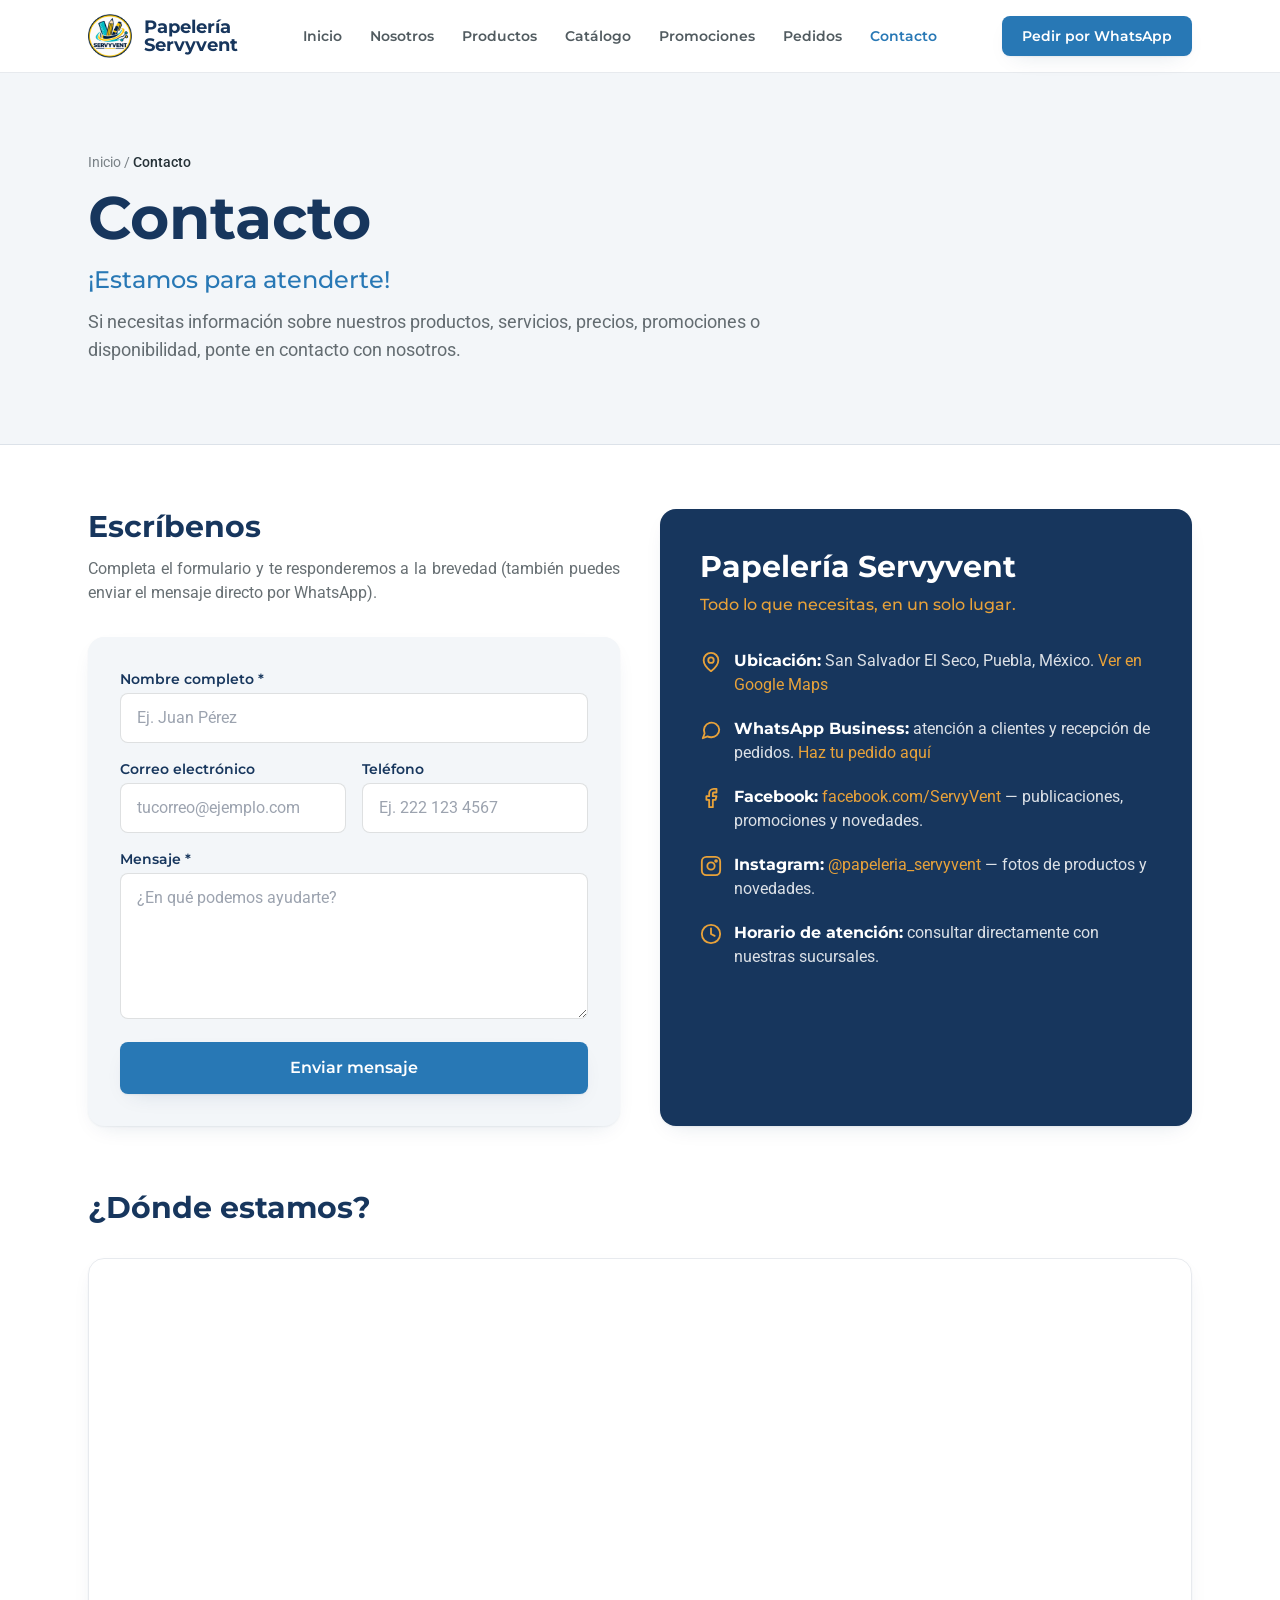
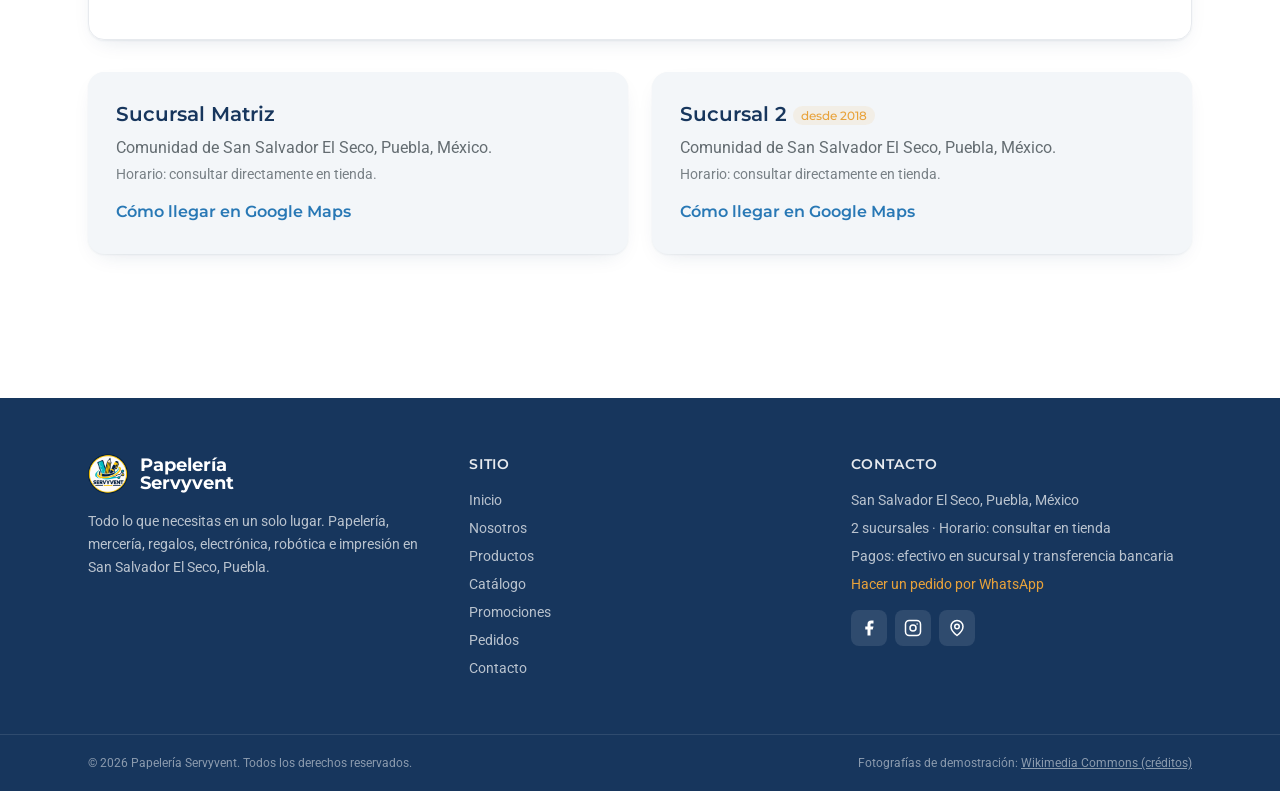
<file: contacto.html>
﻿<!DOCTYPE html>
<html lang="es">
<head>
<meta charset="UTF-8">
<meta name="viewport" content="width=device-width, initial-scale=1.0">
<title>Contacto — Papelería Servyvent | San Salvador El Seco, Puebla</title>
<meta name="description" content="Contáctanos: Papelería Servyvent en San Salvador El Seco, Puebla. WhatsApp Business, Facebook e Instagram. Dos sucursales, horarios y ubicación.">
<link rel="stylesheet" href="assets/css/fonts.css">
<link rel="stylesheet" href="assets/css/tailwind.build.css">

<link rel="stylesheet" href="assets/css/site.css">
<link rel="icon" type="image/png" href="assets/img/logo-64.png">
</head>
<body data-page="contacto" class="bg-paper text-ink font-body antialiased">
<div id="site-header"></div>

<main class="pt-[72px]">

  <section class="bg-surface border-b border-primary/10">
    <div class="max-w-wrap mx-auto px-6 py-16 md:py-20">
      <nav class="text-sm text-ink/60" aria-label="Migas de pan">
        <a href="index.html" class="u-link hover:text-accent">Inicio</a> <span aria-hidden="true">/</span> <span class="text-ink font-medium" aria-current="page">Contacto</span>
      </nav>
      <h1 data-enter class="mt-4 font-display font-bold text-primary text-4xl md:text-6xl">Contacto</h1>
      <p data-enter="2" class="mt-4 font-display font-medium text-accent text-xl md:text-2xl">¡Estamos para atenderte!</p>
      <p data-enter="3" class="mt-3 text-lg text-ink/70 max-w-2xl">Si necesitas información sobre nuestros productos, servicios, precios, promociones o disponibilidad, ponte en contacto con nosotros.</p>
    </div>
  </section>

  <section class="py-16">
    <div class="max-w-wrap mx-auto px-6 grid lg:grid-cols-2 gap-10">

      <!-- Formulario -->
      <div>
        <h2 class="font-display font-bold text-primary text-3xl">Escríbenos</h2>
        <p class="mt-3 text-ink/70">Completa el formulario y te responderemos a la brevedad (también puedes enviar el mensaje directo por WhatsApp).</p>
        <form id="contact-form" class="mt-8 space-y-4 bg-surface rounded-2xl p-6 md:p-8 shadow-card" novalidate>
          <div>
            <label for="c-nombre" class="block text-sm font-display font-semibold text-primary mb-1">Nombre completo *</label>
            <input id="c-nombre" name="nombre" type="text" required autocomplete="name" class="w-full rounded-lg border border-ink/15 bg-paper px-4 py-3 focus:border-accent outline-none" placeholder="Ej. Juan Pérez">
          </div>
          <div class="grid sm:grid-cols-2 gap-4">
            <div>
              <label for="c-correo" class="block text-sm font-display font-semibold text-primary mb-1">Correo electrónico</label>
              <input id="c-correo" name="correo" type="email" autocomplete="email" class="w-full rounded-lg border border-ink/15 bg-paper px-4 py-3 focus:border-accent outline-none" placeholder="tucorreo@ejemplo.com">
            </div>
            <div>
              <label for="c-tel" class="block text-sm font-display font-semibold text-primary mb-1">Teléfono</label>
              <input id="c-tel" name="telefono" type="tel" autocomplete="tel" class="w-full rounded-lg border border-ink/15 bg-paper px-4 py-3 focus:border-accent outline-none" placeholder="Ej. 222 123 4567">
            </div>
          </div>
          <div>
            <label for="c-msg" class="block text-sm font-display font-semibold text-primary mb-1">Mensaje *</label>
            <textarea id="c-msg" name="mensaje" rows="5" required class="w-full rounded-lg border border-ink/15 bg-paper px-4 py-3 focus:border-accent outline-none" placeholder="¿En qué podemos ayudarte?"></textarea>
          </div>
          <button type="submit" class="press w-full bg-accent hover:bg-primary text-white font-display font-semibold text-base px-6 py-3.5 rounded-lg shadow-card">Enviar mensaje</button>
        </form>
        <div id="contact-ok" class="hidden mt-4 rounded-xl border-2 border-accent bg-accent/10 p-5">
          <p class="font-display font-semibold text-primary">¡Mensaje preparado!</p>
          <p class="mt-1 text-sm text-ink/70">Envíalo por WhatsApp para una respuesta más rápida:</p>
          <a id="contact-wa" href="contacto.html" target="_blank" rel="noopener" class="press mt-3 inline-flex items-center gap-2 bg-accent hover:bg-primary text-white font-display font-semibold px-6 py-3 rounded-lg">Abrir WhatsApp</a>
        </div>
      </div>

      <!-- Datos de contacto -->
      <div class="bg-primary text-white rounded-2xl p-8 md:p-10 shadow-card">
        <h2 class="font-display font-bold text-3xl">Papelería Servyvent</h2>
        <p class="mt-2 text-highlight font-display font-medium">Todo lo que necesitas, en un solo lugar.</p>
        <ul class="mt-8 space-y-5 text-white/85">
          <li class="flex gap-3">
            <svg viewBox="0 0 24 24" width="22" height="22" fill="none" stroke="#E8A23A" stroke-width="2" stroke-linecap="round" stroke-linejoin="round" class="shrink-0 mt-0.5"><path d="M20 10c0 6-8 12-8 12s-8-6-8-12a8 8 0 1 1 16 0z"/><circle cx="12" cy="10" r="3"/></svg>
            <span><strong class="text-white font-display">Ubicación:</strong> San Salvador El Seco, Puebla, México. <a class="u-link text-highlight" href="https://maps.app.goo.gl/LP2NtEmszQKUWXrZA" target="_blank" rel="noopener">Ver en Google Maps</a></span>
          </li>
          <li class="flex gap-3">
            <svg viewBox="0 0 24 24" width="22" height="22" fill="none" stroke="#E8A23A" stroke-width="2" stroke-linecap="round" stroke-linejoin="round" class="shrink-0 mt-0.5"><path d="M21 11.5a8.4 8.4 0 0 1-9 8.4 8.6 8.6 0 0 1-3.8-.9L3 21l2-5.2a8.4 8.4 0 1 1 16-4.3z"/></svg>
            <span><strong class="text-white font-display">WhatsApp Business:</strong> atención a clientes y recepción de pedidos. <a href="pedidos.html" class="u-link text-highlight">Haz tu pedido aquí</a></span>
          </li>
          <li class="flex gap-3">
            <svg viewBox="0 0 24 24" width="22" height="22" fill="none" stroke="#E8A23A" stroke-width="2" stroke-linecap="round" stroke-linejoin="round" class="shrink-0 mt-0.5"><path d="M18 2h-3a5 5 0 0 0-5 5v3H7v4h3v8h4v-8h3l1-4h-4V7a1 1 0 0 1 1-1h3z"/></svg>
            <span><strong class="text-white font-display">Facebook:</strong> <a class="u-link text-highlight" href="https://www.facebook.com/people/ServyVent/61596310114982/" target="_blank" rel="noopener">facebook.com/ServyVent</a> — publicaciones, promociones y novedades.</span>
          </li>
          <li class="flex gap-3">
            <svg viewBox="0 0 24 24" width="22" height="22" fill="none" stroke="#E8A23A" stroke-width="2" stroke-linecap="round" stroke-linejoin="round" class="shrink-0 mt-0.5"><rect x="2" y="2" width="20" height="20" rx="5"/><circle cx="12" cy="12" r="4"/><circle cx="17.5" cy="6.5" r="1"/></svg>
            <span><strong class="text-white font-display">Instagram:</strong> <a class="u-link text-highlight" href="https://www.instagram.com/papeleria_servyvent/" target="_blank" rel="noopener">@papeleria_servyvent</a> — fotos de productos y novedades.</span>
          </li>
          <li class="flex gap-3">
            <svg viewBox="0 0 24 24" width="22" height="22" fill="none" stroke="#E8A23A" stroke-width="2" stroke-linecap="round" stroke-linejoin="round" class="shrink-0 mt-0.5"><circle cx="12" cy="12" r="10"/><path d="M12 6v6l4 2"/></svg>
            <span><strong class="text-white font-display">Horario de atención:</strong> consultar directamente con nuestras sucursales.</span>
          </li>
        </ul>
      </div>
    </div>
  </section>

  <!-- Mapa -->
  <section class="pb-16">
    <div class="max-w-wrap mx-auto px-6">
      <h2 class="font-display font-bold text-primary text-3xl">¿Dónde estamos?</h2>
      <div class="mt-8 rounded-2xl overflow-hidden shadow-card border border-primary/10">
        <iframe title="Mapa de San Salvador El Seco, Puebla" src="https://www.google.com/maps?q=19.1078060,-97.5923229&z=16&output=embed" class="w-full h-[380px]" loading="lazy" referrerpolicy="no-referrer-when-downgrade"></iframe>
      </div>
      <div class="mt-8 grid gap-6 md:grid-cols-2">
        <div class="lift bg-surface rounded-2xl p-7 shadow-card">
          <h3 class="font-display font-semibold text-primary text-xl">Sucursal Matriz</h3>
          <p class="mt-2 text-ink/70">Comunidad de San Salvador El Seco, Puebla, México.</p>
          <p class="mt-1 text-sm text-ink/60">Horario: consultar directamente en tienda.</p>
          <a class="u-link mt-4 inline-block font-display font-semibold text-accent" href="https://maps.app.goo.gl/LP2NtEmszQKUWXrZA" target="_blank" rel="noopener">Cómo llegar en Google Maps</a>
        </div>
        <div class="lift bg-surface rounded-2xl p-7 shadow-card">
          <h3 class="font-display font-semibold text-primary text-xl">Sucursal 2 <span class="text-xs font-medium text-highlight bg-highlight/10 px-2 py-0.5 rounded-full align-middle">desde 2018</span></h3>
          <p class="mt-2 text-ink/70">Comunidad de San Salvador El Seco, Puebla, México.</p>
          <p class="mt-1 text-sm text-ink/60">Horario: consultar directamente en tienda.</p>
          <a class="u-link mt-4 inline-block font-display font-semibold text-accent" href="https://maps.app.goo.gl/LP2NtEmszQKUWXrZA" target="_blank" rel="noopener">Cómo llegar en Google Maps</a>
        </div>
      </div>
    </div>
  </section>

</main>
<div id="site-footer"></div>
<script src="assets/js/layout.js"></script>
<script src="assets/js/main.js"></script>
</body>
</html>
</file>
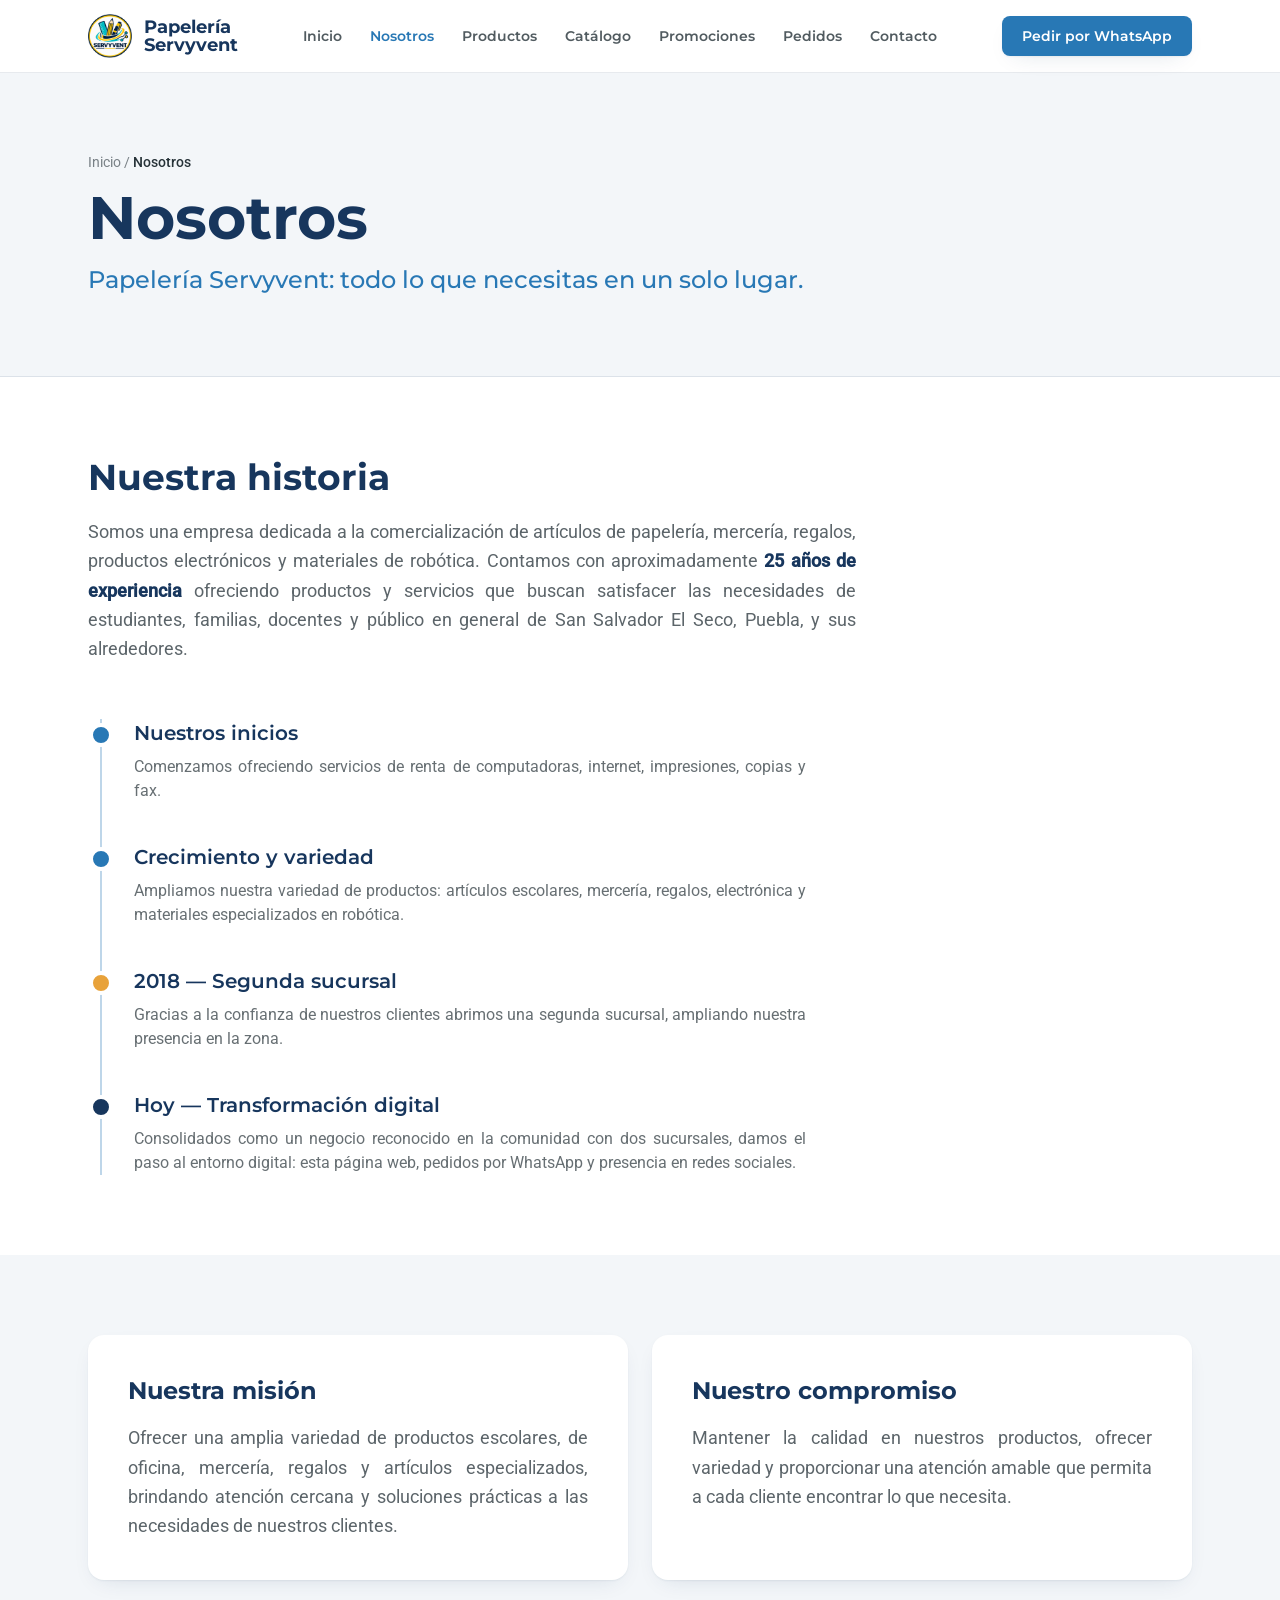
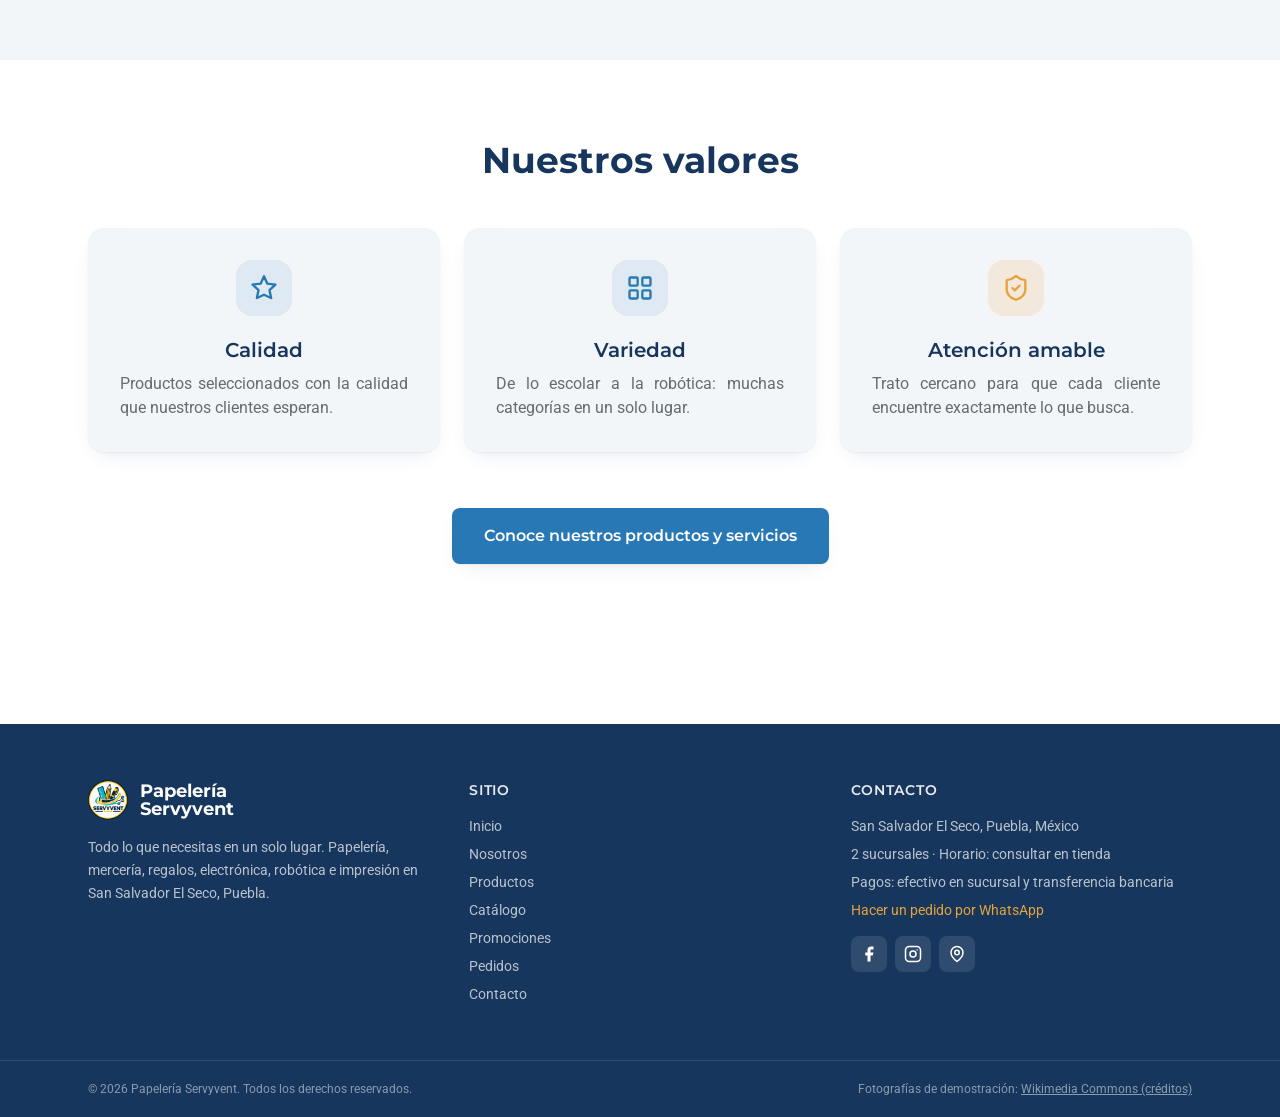
<file: nosotros.html>
﻿<!DOCTYPE html>
<html lang="es">
<head>
<meta charset="UTF-8">
<meta name="viewport" content="width=device-width, initial-scale=1.0">
<title>Nosotros — Papelería Servyvent | San Salvador El Seco, Puebla</title>
<meta name="description" content="Conoce la historia de Papelería Servyvent: 25 años de trayectoria, dos sucursales en San Salvador El Seco, Puebla. Nuestra misión y nuestro compromiso.">
<link rel="stylesheet" href="assets/css/fonts.css">
<link rel="stylesheet" href="assets/css/tailwind.build.css">

<link rel="stylesheet" href="assets/css/site.css">
<link rel="icon" type="image/png" href="assets/img/logo-64.png">
</head>
<body data-page="nosotros" class="bg-paper text-ink font-body antialiased">
<div id="site-header"></div>

<main class="pt-[72px]">

  <!-- Hero interna -->
  <section class="bg-surface border-b border-primary/10">
    <div class="max-w-wrap mx-auto px-6 py-16 md:py-20">
      <nav class="text-sm text-ink/60" aria-label="Migas de pan">
        <a href="index.html" class="u-link hover:text-accent">Inicio</a> <span aria-hidden="true">/</span> <span class="text-ink font-medium" aria-current="page">Nosotros</span>
      </nav>
      <h1 data-enter class="mt-4 font-display font-bold text-primary text-4xl md:text-6xl">Nosotros</h1>
      <p data-enter="2" class="mt-4 font-display font-medium text-accent text-xl md:text-2xl">Papelería Servyvent: todo lo que necesitas en un solo lugar.</p>
    </div>
  </section>

  <!-- Historia -->
  <section class="py-20">
    <div class="max-w-wrap mx-auto px-6">
      <h2 class="font-display font-bold text-primary text-3xl md:text-4xl">Nuestra historia</h2>
      <p class="mt-5 text-lg text-ink/75 leading-relaxed max-w-3xl">
        Somos una empresa dedicada a la comercialización de artículos de papelería, mercería, regalos,
        productos electrónicos y materiales de robótica. Contamos con aproximadamente
        <strong class="text-primary">25 años de experiencia</strong> ofreciendo productos y servicios que buscan
        satisfacer las necesidades de estudiantes, familias, docentes y público en general de
        San Salvador El Seco, Puebla, y sus alrededores.
      </p>

      <!-- Linea del tiempo -->
      <ol class="mt-14 relative border-l-2 border-accent/30 ml-3 space-y-10">
        <li class="relative pl-8">
          <span class="absolute -left-[13px] top-1 w-6 h-6 rounded-full bg-accent border-4 border-paper"></span>
          <h3 class="font-display font-semibold text-primary text-xl">Nuestros inicios</h3>
          <p class="mt-2 text-ink/70 max-w-2xl">Comenzamos ofreciendo servicios de renta de computadoras, internet, impresiones, copias y fax.</p>
        </li>
        <li class="relative pl-8">
          <span class="absolute -left-[13px] top-1 w-6 h-6 rounded-full bg-accent border-4 border-paper"></span>
          <h3 class="font-display font-semibold text-primary text-xl">Crecimiento y variedad</h3>
          <p class="mt-2 text-ink/70 max-w-2xl">Ampliamos nuestra variedad de productos: artículos escolares, mercería, regalos, electrónica y materiales especializados en robótica.</p>
        </li>
        <li class="relative pl-8">
          <span class="absolute -left-[13px] top-1 w-6 h-6 rounded-full bg-highlight border-4 border-paper"></span>
          <h3 class="font-display font-semibold text-primary text-xl">2018 — Segunda sucursal</h3>
          <p class="mt-2 text-ink/70 max-w-2xl">Gracias a la confianza de nuestros clientes abrimos una segunda sucursal, ampliando nuestra presencia en la zona.</p>
        </li>
        <li class="relative pl-8">
          <span class="absolute -left-[13px] top-1 w-6 h-6 rounded-full bg-primary border-4 border-paper"></span>
          <h3 class="font-display font-semibold text-primary text-xl">Hoy — Transformación digital</h3>
          <p class="mt-2 text-ink/70 max-w-2xl">Consolidados como un negocio reconocido en la comunidad con dos sucursales, damos el paso al entorno digital: esta página web, pedidos por WhatsApp y presencia en redes sociales.</p>
        </li>
      </ol>
    </div>
  </section>

  <!-- Mision / Compromiso -->
  <section class="py-20 bg-surface">
    <div class="max-w-wrap mx-auto px-6 grid gap-6 md:grid-cols-2">
      <div class="lift bg-paper rounded-2xl p-8 md:p-10 shadow-card">
        <h2 class="font-display font-bold text-primary text-2xl">Nuestra misión</h2>
        <p class="mt-4 text-ink/75 text-lg leading-relaxed">Ofrecer una amplia variedad de productos escolares, de oficina, mercería, regalos y artículos especializados, brindando atención cercana y soluciones prácticas a las necesidades de nuestros clientes.</p>
      </div>
      <div class="lift bg-paper rounded-2xl p-8 md:p-10 shadow-card">
        <h2 class="font-display font-bold text-primary text-2xl">Nuestro compromiso</h2>
        <p class="mt-4 text-ink/75 text-lg leading-relaxed">Mantener la calidad en nuestros productos, ofrecer variedad y proporcionar una atención amable que permita a cada cliente encontrar lo que necesita.</p>
      </div>
    </div>
  </section>

  <!-- Valores -->
  <section class="py-20">
    <div class="max-w-wrap mx-auto px-6">
      <h2 class="font-display font-bold text-primary text-3xl md:text-4xl text-center">Nuestros valores</h2>
      <div class="mt-12 grid gap-6 md:grid-cols-3">
        <div class="lift bg-surface rounded-2xl p-8 text-center shadow-card">
          <div class="w-14 h-14 mx-auto rounded-2xl bg-accent/10 text-accent flex items-center justify-center">
            <svg viewBox="0 0 24 24" width="28" height="28" fill="none" stroke="currentColor" stroke-width="2" stroke-linecap="round" stroke-linejoin="round"><path d="M12 2l2.9 6.3 6.9.8-5.1 4.7 1.4 6.8L12 17.8 5.9 20.6l1.4-6.8L2.2 9.1l6.9-.8z"/></svg>
          </div>
          <h3 class="mt-5 font-display font-semibold text-primary text-xl">Calidad</h3>
          <p class="mt-2 text-ink/70">Productos seleccionados con la calidad que nuestros clientes esperan.</p>
        </div>
        <div class="lift bg-surface rounded-2xl p-8 text-center shadow-card">
          <div class="w-14 h-14 mx-auto rounded-2xl bg-accent/10 text-accent flex items-center justify-center">
            <svg viewBox="0 0 24 24" width="28" height="28" fill="none" stroke="currentColor" stroke-width="2" stroke-linecap="round" stroke-linejoin="round"><rect x="3" y="3" width="7" height="7" rx="1"/><rect x="14" y="3" width="7" height="7" rx="1"/><rect x="3" y="14" width="7" height="7" rx="1"/><rect x="14" y="14" width="7" height="7" rx="1"/></svg>
          </div>
          <h3 class="mt-5 font-display font-semibold text-primary text-xl">Variedad</h3>
          <p class="mt-2 text-ink/70">De lo escolar a la robótica: muchas categorías en un solo lugar.</p>
        </div>
        <div class="lift bg-surface rounded-2xl p-8 text-center shadow-card">
          <div class="w-14 h-14 mx-auto rounded-2xl bg-highlight/15 text-highlight flex items-center justify-center">
            <svg viewBox="0 0 24 24" width="28" height="28" fill="none" stroke="currentColor" stroke-width="2" stroke-linecap="round" stroke-linejoin="round"><path d="M20 13c0 5-3.5 7.5-7.7 9a.6.6 0 0 1-.6 0C7.5 20.5 4 18 4 13V6a1 1 0 0 1 1-1c2 0 4.5-1.2 6.2-2.7a1 1 0 0 1 1.6 0C14.5 3.8 17 5 19 5a1 1 0 0 1 1 1z"/><path d="m9 12 2 2 4-4"/></svg>
          </div>
          <h3 class="mt-5 font-display font-semibold text-primary text-xl">Atención amable</h3>
          <p class="mt-2 text-ink/70">Trato cercano para que cada cliente encuentre exactamente lo que busca.</p>
        </div>
      </div>

      <div class="mt-14 text-center">
        <a href="productos.html" class="press inline-flex items-center gap-2 bg-accent hover:bg-primary text-white font-display font-semibold px-8 py-4 rounded-lg shadow-card">Conoce nuestros productos y servicios</a>
      </div>
    </div>
  </section>

</main>
<div id="site-footer"></div>
<script src="assets/js/layout.js"></script>
<script src="assets/js/main.js"></script>
</body>
</html>
</file>
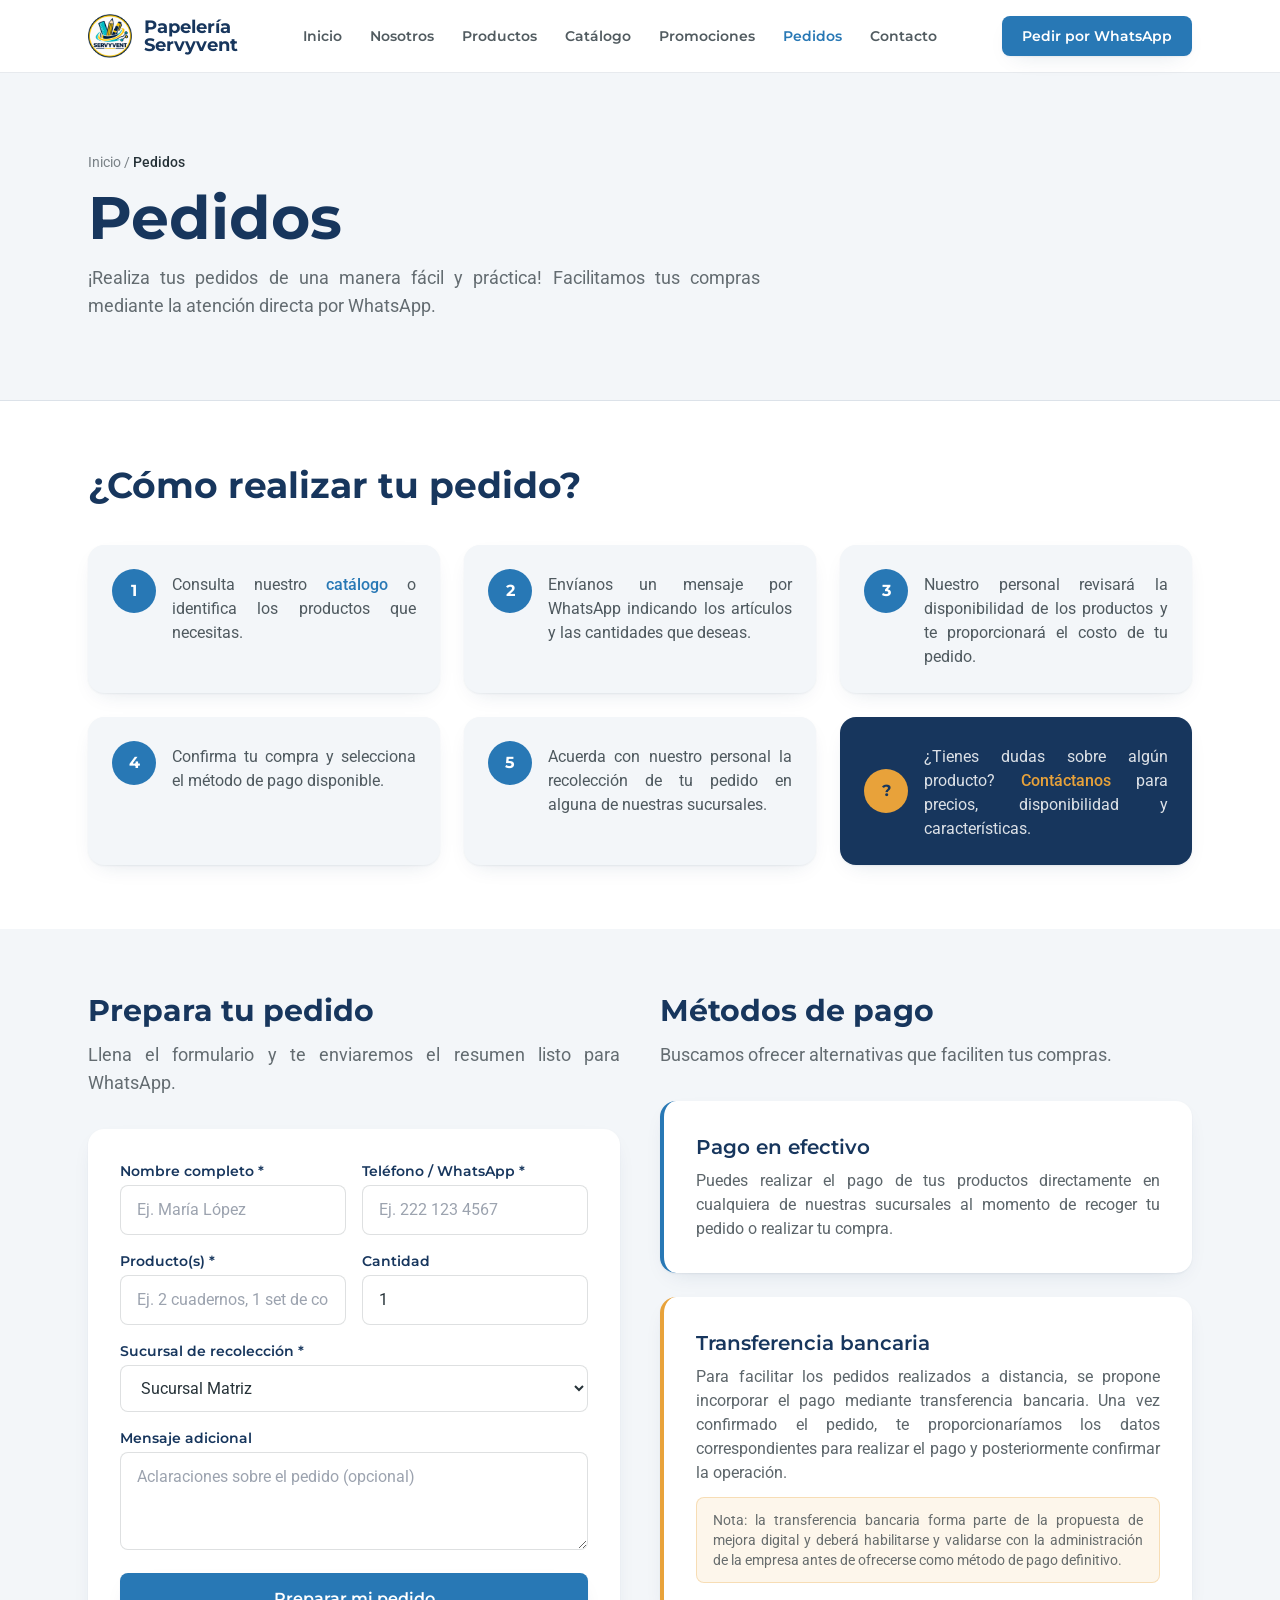
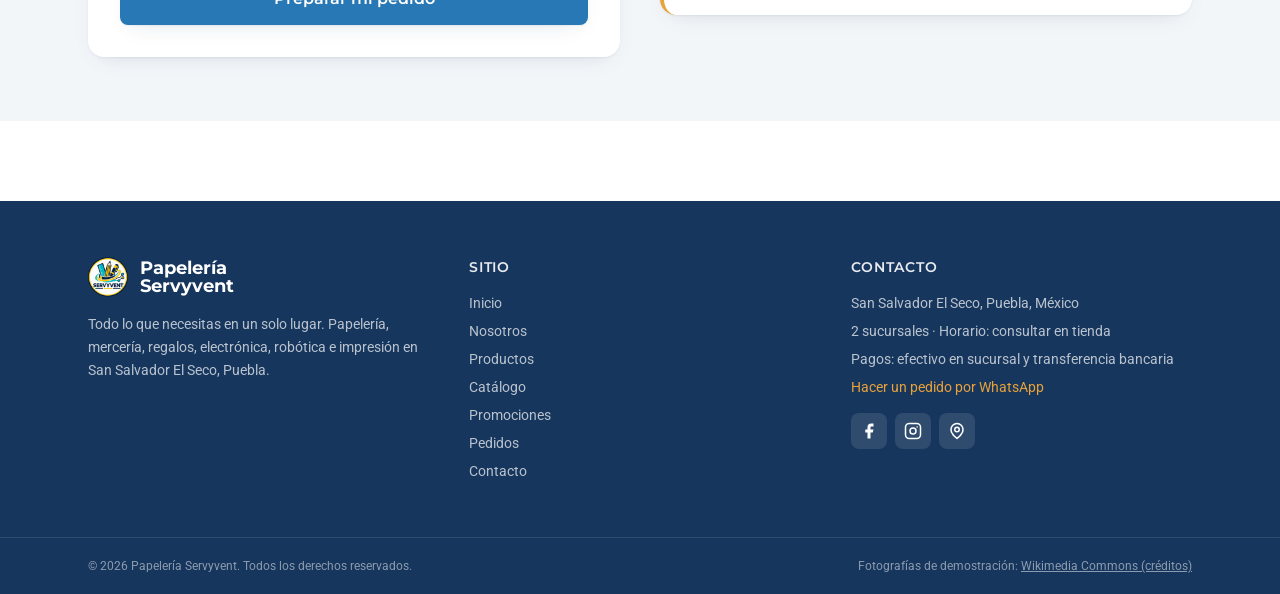
<file: pedidos.html>
﻿<!DOCTYPE html>
<html lang="es">
<head>
<meta charset="UTF-8">
<meta name="viewport" content="width=device-width, initial-scale=1.0">
<title>Pedidos — Papelería Servyvent</title>
<meta name="description" content="Realiza tu pedido en Papelería Servyvent fácil y práctico: consulta el catálogo, escríbenos por WhatsApp, confirma tu compra y recoge en sucursal. Métodos de pago: efectivo y transferencia.">
<link rel="stylesheet" href="assets/css/fonts.css">
<link rel="stylesheet" href="assets/css/tailwind.build.css">

<link rel="stylesheet" href="assets/css/site.css">
<link rel="icon" type="image/png" href="assets/img/logo-64.png">
</head>
<body data-page="pedidos" class="bg-paper text-ink font-body antialiased">
<div id="site-header"></div>

<main class="pt-[72px]">

  <section class="bg-surface border-b border-primary/10">
    <div class="max-w-wrap mx-auto px-6 py-16 md:py-20">
      <nav class="text-sm text-ink/60" aria-label="Migas de pan">
        <a href="index.html" class="u-link hover:text-accent">Inicio</a> <span aria-hidden="true">/</span> <span class="text-ink font-medium" aria-current="page">Pedidos</span>
      </nav>
      <h1 data-enter class="mt-4 font-display font-bold text-primary text-4xl md:text-6xl">Pedidos</h1>
      <p data-enter="2" class="mt-4 text-lg text-ink/70 max-w-2xl">¡Realiza tus pedidos de una manera fácil y práctica! Facilitamos tus compras mediante la atención directa por WhatsApp.</p>
    </div>
  </section>

  <!-- Pasos -->
  <section class="py-16">
    <div class="max-w-wrap mx-auto px-6">
      <h2 class="font-display font-bold text-primary text-3xl md:text-4xl">¿Cómo realizar tu pedido?</h2>
      <ol class="mt-10 grid gap-6 md:grid-cols-2 lg:grid-cols-3">
        <li class="lift bg-surface rounded-2xl p-6 shadow-card flex gap-4">
          <span class="step-num">1</span>
          <p class="text-ink/80 pt-1">Consulta nuestro <a href="catalogo.html" class="u-link text-accent font-medium">catálogo</a> o identifica los productos que necesitas.</p>
        </li>
        <li class="lift bg-surface rounded-2xl p-6 shadow-card flex gap-4">
          <span class="step-num">2</span>
          <p class="text-ink/80 pt-1">Envíanos un mensaje por WhatsApp indicando los artículos y las cantidades que deseas.</p>
        </li>
        <li class="lift bg-surface rounded-2xl p-6 shadow-card flex gap-4">
          <span class="step-num">3</span>
          <p class="text-ink/80 pt-1">Nuestro personal revisará la disponibilidad de los productos y te proporcionará el costo de tu pedido.</p>
        </li>
        <li class="lift bg-surface rounded-2xl p-6 shadow-card flex gap-4">
          <span class="step-num">4</span>
          <p class="text-ink/80 pt-1">Confirma tu compra y selecciona el método de pago disponible.</p>
        </li>
        <li class="lift bg-surface rounded-2xl p-6 shadow-card flex gap-4">
          <span class="step-num">5</span>
          <p class="text-ink/80 pt-1">Acuerda con nuestro personal la recolección de tu pedido en alguna de nuestras sucursales.</p>
        </li>
        <li class="lift bg-primary text-white rounded-2xl p-6 shadow-card flex gap-4 items-center">
          <span class="step-num !bg-highlight !text-primary">?</span>
          <p class="pt-1 text-white/85">¿Tienes dudas sobre algún producto? <a href="contacto.html" class="u-link text-highlight font-medium">Contáctanos</a> para precios, disponibilidad y características.</p>
        </li>
      </ol>
    </div>
  </section>

  <!-- Formulario de pedido -->
  <section class="py-16 bg-surface">
    <div class="max-w-wrap mx-auto px-6 grid lg:grid-cols-2 gap-10">
      <div>
        <h2 class="font-display font-bold text-primary text-3xl">Prepara tu pedido</h2>
        <p class="mt-3 text-ink/70 text-lg">Llena el formulario y te enviaremos el resumen listo para WhatsApp.</p>
        <form id="order-form" class="mt-8 space-y-4 bg-paper rounded-2xl p-6 md:p-8 shadow-card" novalidate>
          <div class="grid sm:grid-cols-2 gap-4">
            <div>
              <label for="o-nombre" class="block text-sm font-display font-semibold text-primary mb-1">Nombre completo *</label>
              <input id="o-nombre" name="nombre" type="text" required autocomplete="name" class="w-full rounded-lg border border-ink/15 bg-paper px-4 py-3 focus:border-accent outline-none" placeholder="Ej. María López">
            </div>
            <div>
              <label for="o-tel" class="block text-sm font-display font-semibold text-primary mb-1">Teléfono / WhatsApp *</label>
              <input id="o-tel" name="telefono" type="tel" required autocomplete="tel" class="w-full rounded-lg border border-ink/15 bg-paper px-4 py-3 focus:border-accent outline-none" placeholder="Ej. 222 123 4567">
            </div>
          </div>
          <div class="grid sm:grid-cols-2 gap-4">
            <div>
              <label for="o-prod" class="block text-sm font-display font-semibold text-primary mb-1">Producto(s) *</label>
              <input id="o-prod" name="producto" type="text" required class="w-full rounded-lg border border-ink/15 bg-paper px-4 py-3 focus:border-accent outline-none" placeholder="Ej. 2 cuadernos, 1 set de colores">
            </div>
            <div>
              <label for="o-cant" class="block text-sm font-display font-semibold text-primary mb-1">Cantidad</label>
              <input id="o-cant" name="cantidad" type="number" min="1" value="1" class="w-full rounded-lg border border-ink/15 bg-paper px-4 py-3 focus:border-accent outline-none">
            </div>
          </div>
          <div>
            <label for="o-suc" class="block text-sm font-display font-semibold text-primary mb-1">Sucursal de recolección *</label>
            <select id="o-suc" name="sucursal" required class="w-full rounded-lg border border-ink/15 bg-paper px-4 py-3 focus:border-accent outline-none">
              <option value="Sucursal Matriz">Sucursal Matriz</option>
              <option value="Sucursal 2 (desde 2018)">Sucursal 2 (desde 2018)</option>
            </select>
          </div>
          <div>
            <label for="o-msg" class="block text-sm font-display font-semibold text-primary mb-1">Mensaje adicional</label>
            <textarea id="o-msg" name="mensaje" rows="3" class="w-full rounded-lg border border-ink/15 bg-paper px-4 py-3 focus:border-accent outline-none" placeholder="Aclaraciones sobre el pedido (opcional)"></textarea>
          </div>
          <button type="submit" class="press w-full bg-accent hover:bg-primary text-white font-display font-semibold text-base px-6 py-3.5 rounded-lg shadow-card">Preparar mi pedido</button>
        </form>
        <div id="order-ok" class="hidden mt-4 rounded-xl border-2 border-accent bg-accent/10 p-5">
          <p class="font-display font-semibold text-primary">¡Pedido preparado!</p>
          <p class="mt-1 text-sm text-ink/70">Ahora envíalo por WhatsApp para que nuestro personal confirme disponibilidad y costo:</p>
          <a id="order-wa" href="pedidos.html" target="_blank" rel="noopener" class="press mt-3 inline-flex items-center gap-2 bg-accent hover:bg-primary text-white font-display font-semibold px-6 py-3 rounded-lg">Enviar por WhatsApp</a>
        </div>
      </div>

      <!-- Metodos de pago -->
      <div>
        <h2 class="font-display font-bold text-primary text-3xl">Métodos de pago</h2>
        <p class="mt-3 text-ink/70 text-lg">Buscamos ofrecer alternativas que faciliten tus compras.</p>
        <div class="mt-8 space-y-6">
          <div class="lift bg-paper rounded-2xl p-6 md:p-8 shadow-card border-l-4 border-accent">
            <h3 class="font-display font-semibold text-primary text-xl">Pago en efectivo</h3>
            <p class="mt-2 text-ink/75">Puedes realizar el pago de tus productos directamente en cualquiera de nuestras sucursales al momento de recoger tu pedido o realizar tu compra.</p>
          </div>
          <div class="lift bg-paper rounded-2xl p-6 md:p-8 shadow-card border-l-4 border-highlight">
            <h3 class="font-display font-semibold text-primary text-xl">Transferencia bancaria</h3>
            <p class="mt-2 text-ink/75">Para facilitar los pedidos realizados a distancia, se propone incorporar el pago mediante transferencia bancaria. Una vez confirmado el pedido, te proporcionaríamos los datos correspondientes para realizar el pago y posteriormente confirmar la operación.</p>
            <p class="mt-3 text-sm bg-highlight/10 text-ink/70 rounded-lg px-4 py-3 border border-highlight/30">Nota: la transferencia bancaria forma parte de la propuesta de mejora digital y deberá habilitarse y validarse con la administración de la empresa antes de ofrecerse como método de pago definitivo.</p>
          </div>
        </div>
      </div>
    </div>
  </section>

</main>
<div id="site-footer"></div>
<script src="assets/js/layout.js"></script>
<script src="assets/js/main.js"></script>
</body>
</html>
</file>
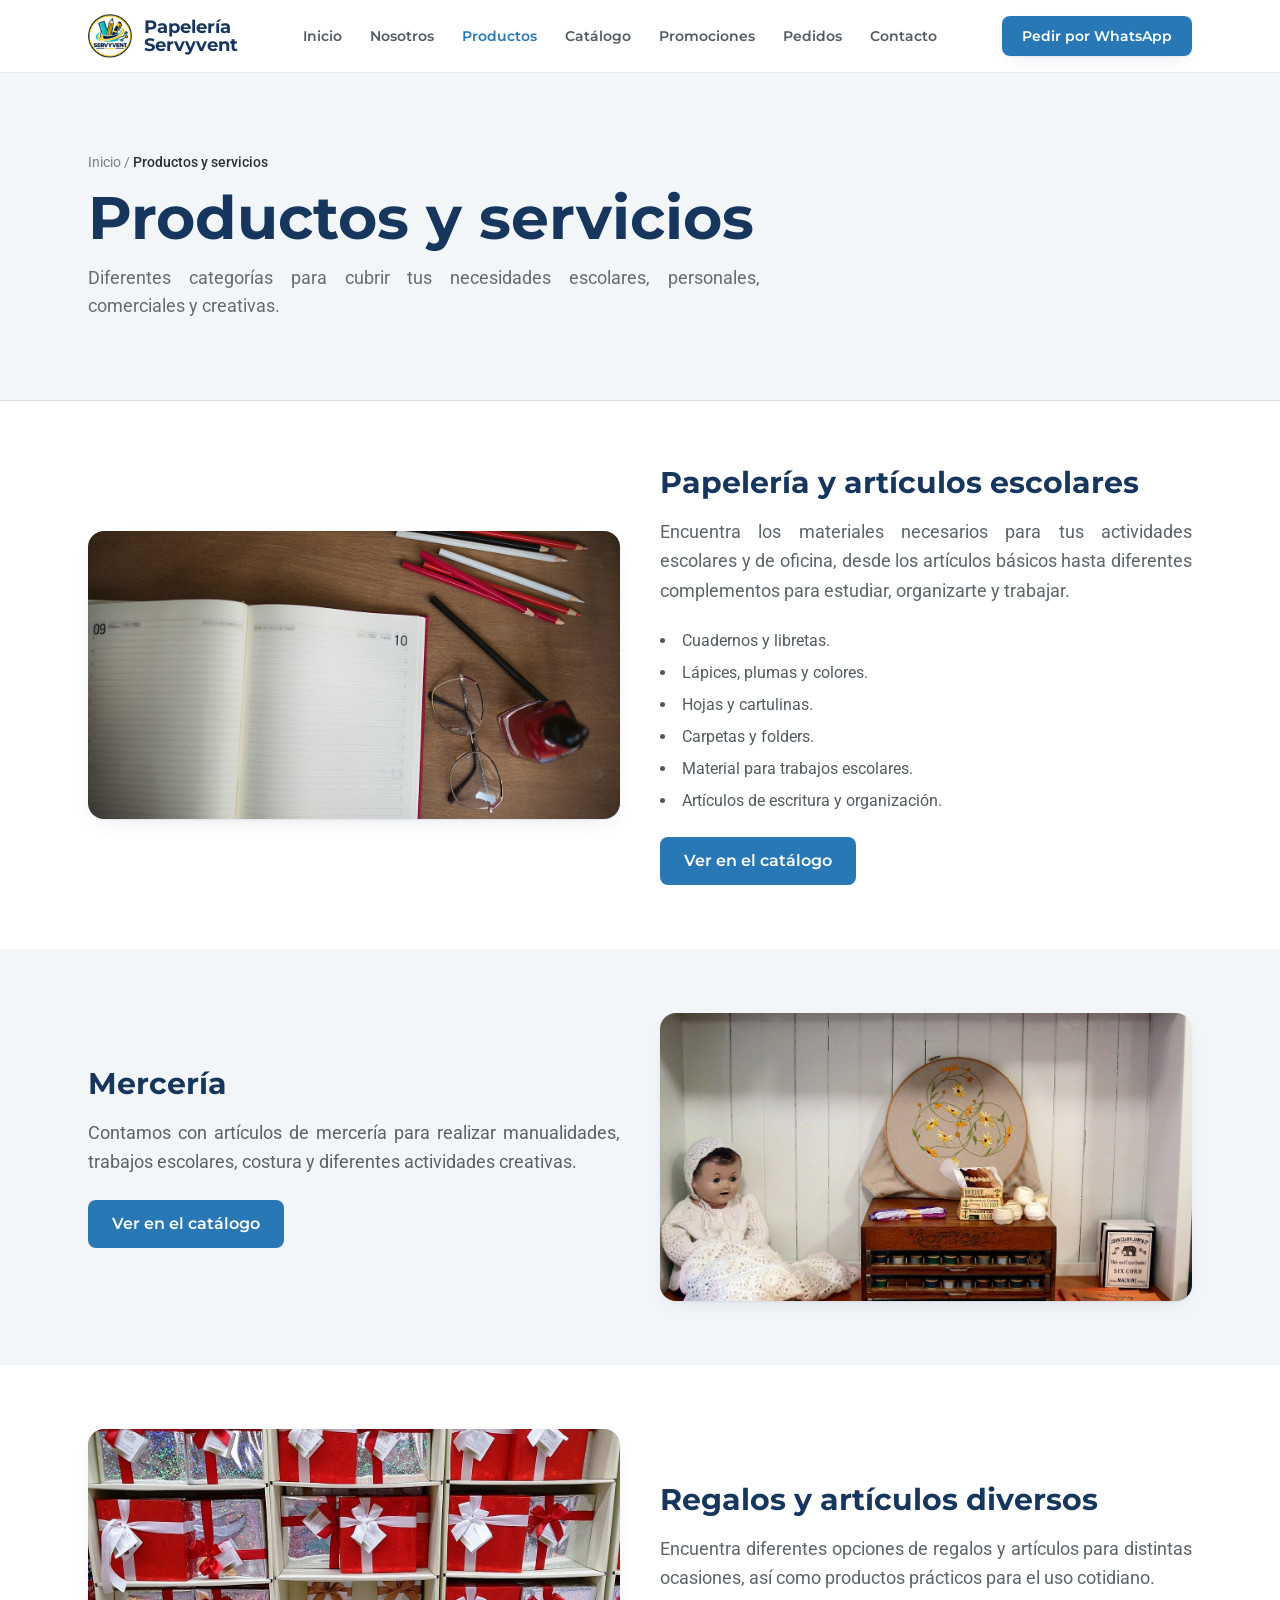
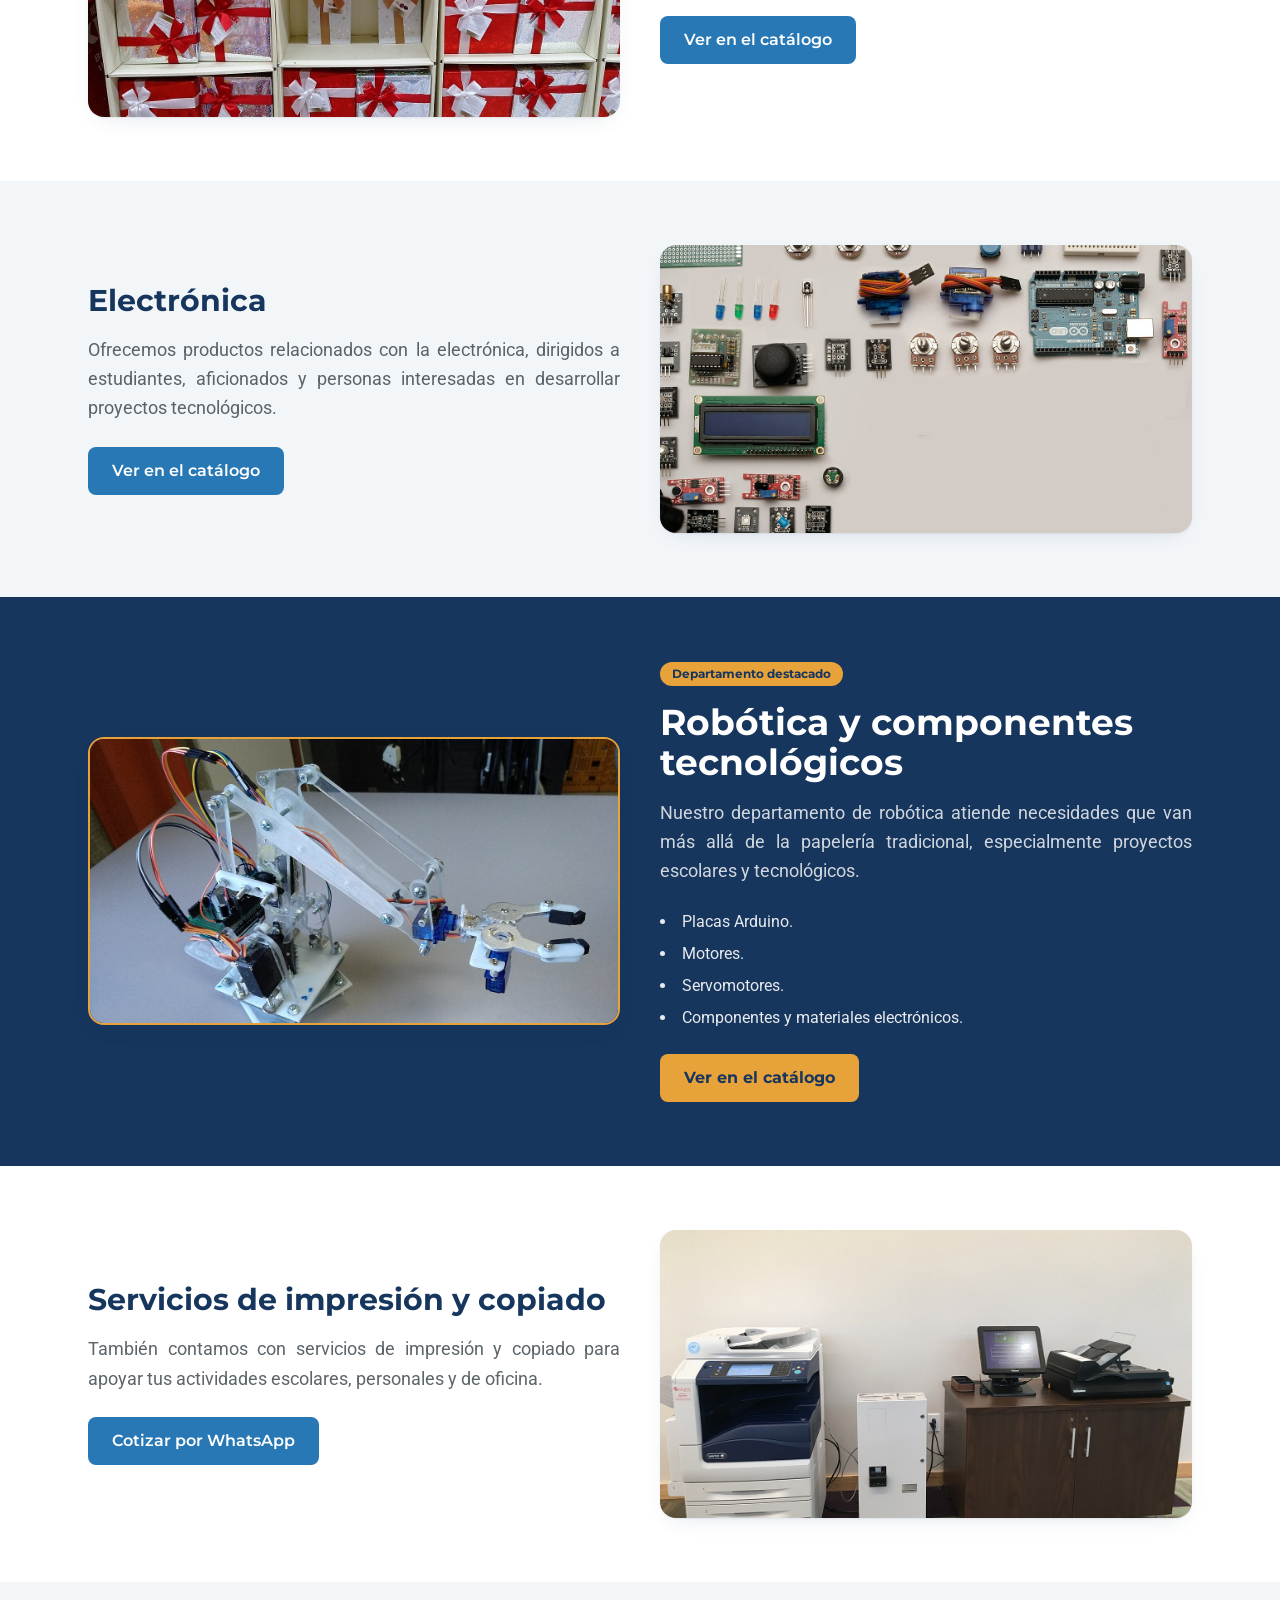
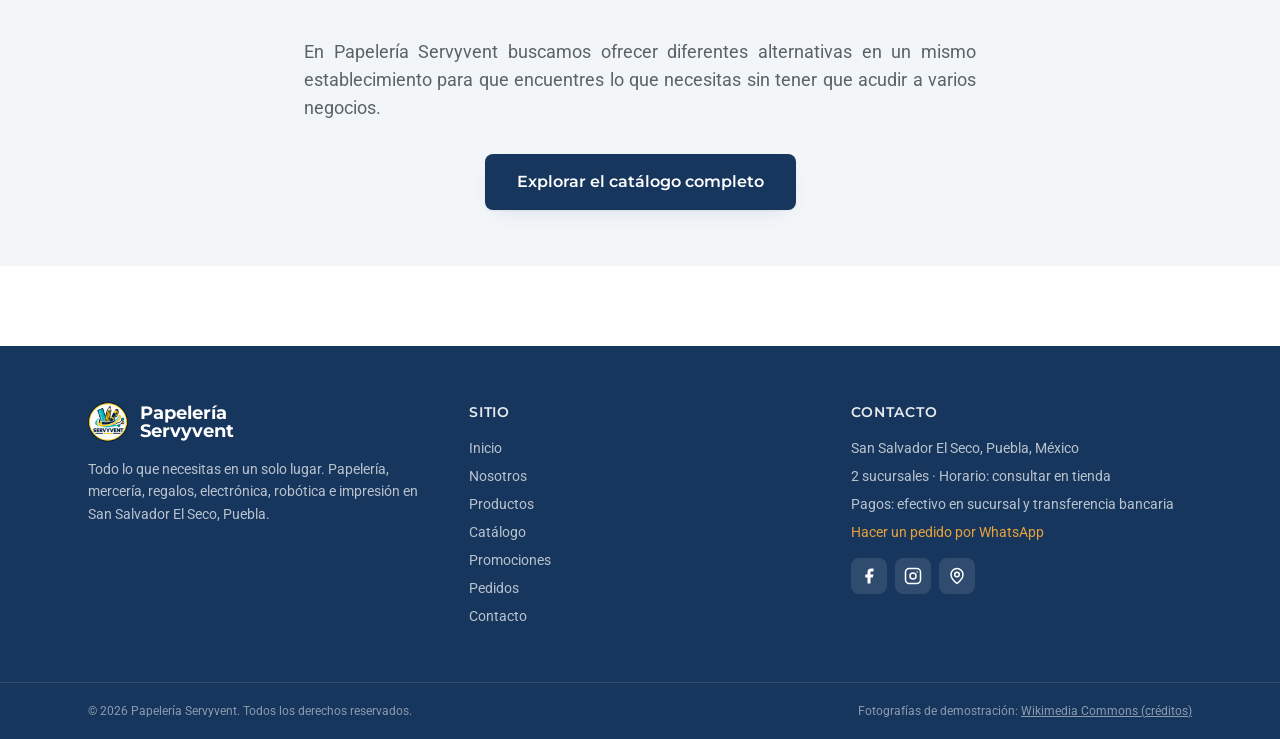
<file: productos.html>
﻿<!DOCTYPE html>
<html lang="es">
<head>
<meta charset="UTF-8">
<meta name="viewport" content="width=device-width, initial-scale=1.0">
<title>Productos y servicios — Papelería Servyvent</title>
<meta name="description" content="Papelería y artículos escolares, mercería, regalos, electrónica, robótica e impresión y copiado en Papelería Servyvent, San Salvador El Seco, Puebla.">
<link rel="stylesheet" href="assets/css/fonts.css">
<link rel="stylesheet" href="assets/css/tailwind.build.css">

<link rel="stylesheet" href="assets/css/site.css">
<link rel="icon" type="image/png" href="assets/img/logo-64.png">
</head>
<body data-page="productos" class="bg-paper text-ink font-body antialiased">
<div id="site-header"></div>

<main class="pt-[72px]">

  <section class="bg-surface border-b border-primary/10">
    <div class="max-w-wrap mx-auto px-6 py-16 md:py-20">
      <nav class="text-sm text-ink/60" aria-label="Migas de pan">
        <a href="index.html" class="u-link hover:text-accent">Inicio</a> <span aria-hidden="true">/</span> <span class="text-ink font-medium" aria-current="page">Productos y servicios</span>
      </nav>
      <h1 data-enter class="mt-4 font-display font-bold text-primary text-4xl md:text-6xl">Productos y servicios</h1>
      <p data-enter="2" class="mt-4 text-lg text-ink/70 max-w-2xl">Diferentes categorías para cubrir tus necesidades escolares, personales, comerciales y creativas.</p>
    </div>
  </section>

  <!-- 1. Papeleria -->
  <section id="cat-papeleria" class="py-16">
    <div class="max-w-wrap mx-auto px-6 grid md:grid-cols-2 gap-10 items-center">
      <div class="zoom-img rounded-2xl h-72 shadow-card"><img src="assets/img/papeleria.jpg" alt="Papelería y artículos escolares" loading="lazy"></div>
      <div>
        <h2 class="font-display font-bold text-primary text-3xl">Papelería y artículos escolares</h2>
        <p class="mt-4 text-ink/75 text-lg leading-relaxed">Encuentra los materiales necesarios para tus actividades escolares y de oficina, desde los artículos básicos hasta diferentes complementos para estudiar, organizarte y trabajar.</p>
        <ul class="mt-6 space-y-2 text-ink/80 list-disc list-inside">
          <li>Cuadernos y libretas.</li>
          <li>Lápices, plumas y colores.</li>
          <li>Hojas y cartulinas.</li>
          <li>Carpetas y folders.</li>
          <li>Material para trabajos escolares.</li>
          <li>Artículos de escritura y organización.</li>
        </ul>
        <a href="catalogo.html?cat=papeleria" class="press mt-6 inline-flex items-center gap-2 bg-accent hover:bg-primary text-white font-display font-semibold px-6 py-3 rounded-lg">Ver en el catálogo</a>
      </div>
    </div>
  </section>

  <!-- 2. Merceria -->
  <section id="cat-merceria" class="py-16 bg-surface">
    <div class="max-w-wrap mx-auto px-6 grid md:grid-cols-2 gap-10 items-center">
      <div class="md:order-2 zoom-img rounded-2xl h-72 shadow-card"><img src="assets/img/merceria.jpg" alt="Mercería para manualidades y costura" loading="lazy"></div>
      <div class="md:order-1">
        <h2 class="font-display font-bold text-primary text-3xl">Mercería</h2>
        <p class="mt-4 text-ink/75 text-lg leading-relaxed">Contamos con artículos de mercería para realizar manualidades, trabajos escolares, costura y diferentes actividades creativas.</p>
        <a href="catalogo.html?cat=merceria" class="press mt-6 inline-flex items-center gap-2 bg-accent hover:bg-primary text-white font-display font-semibold px-6 py-3 rounded-lg">Ver en el catálogo</a>
      </div>
    </div>
  </section>

  <!-- 3. Regalos -->
  <section id="cat-regalos" class="py-16">
    <div class="max-w-wrap mx-auto px-6 grid md:grid-cols-2 gap-10 items-center">
      <div class="zoom-img rounded-2xl h-72 shadow-card"><img src="assets/img/regalos.jpg" alt="Regalos y artículos diversos" loading="lazy"></div>
      <div>
        <h2 class="font-display font-bold text-primary text-3xl">Regalos y artículos diversos</h2>
        <p class="mt-4 text-ink/75 text-lg leading-relaxed">Encuentra diferentes opciones de regalos y artículos para distintas ocasiones, así como productos prácticos para el uso cotidiano.</p>
        <a href="catalogo.html?cat=regalos" class="press mt-6 inline-flex items-center gap-2 bg-accent hover:bg-primary text-white font-display font-semibold px-6 py-3 rounded-lg">Ver en el catálogo</a>
      </div>
    </div>
  </section>

  <!-- 4. Electronica -->
  <section id="cat-electronica" class="py-16 bg-surface">
    <div class="max-w-wrap mx-auto px-6 grid md:grid-cols-2 gap-10 items-center">
      <div class="md:order-2 zoom-img rounded-2xl h-72 shadow-card"><img src="assets/img/electronica.jpg" alt="Componentes electrónicos" loading="lazy"></div>
      <div class="md:order-1">
        <h2 class="font-display font-bold text-primary text-3xl">Electrónica</h2>
        <p class="mt-4 text-ink/75 text-lg leading-relaxed">Ofrecemos productos relacionados con la electrónica, dirigidos a estudiantes, aficionados y personas interesadas en desarrollar proyectos tecnológicos.</p>
        <a href="catalogo.html?cat=electronica" class="press mt-6 inline-flex items-center gap-2 bg-accent hover:bg-primary text-white font-display font-semibold px-6 py-3 rounded-lg">Ver en el catálogo</a>
      </div>
    </div>
  </section>

  <!-- 5. Robotica (destacada) -->
  <section id="cat-robotica" class="py-16 bg-primary text-white">
    <div class="max-w-wrap mx-auto px-6 grid md:grid-cols-2 gap-10 items-center">
      <div class="zoom-img rounded-2xl h-72 shadow-card border-2 border-highlight"><img src="assets/img/robotica.jpg" alt="Robótica educativa: brazo con Arduino" loading="lazy"></div>
      <div>
        <span class="inline-block bg-highlight text-primary text-xs font-display font-bold px-3 py-1 rounded-full mb-4">Departamento destacado</span>
        <h2 class="font-display font-bold text-4xl">Robótica y componentes tecnológicos</h2>
        <p class="mt-4 text-white/80 text-lg leading-relaxed">Nuestro departamento de robótica atiende necesidades que van más allá de la papelería tradicional, especialmente proyectos escolares y tecnológicos.</p>
        <ul class="mt-6 space-y-2 text-white/90 list-disc list-inside">
          <li>Placas Arduino.</li>
          <li>Motores.</li>
          <li>Servomotores.</li>
          <li>Componentes y materiales electrónicos.</li>
        </ul>
        <a href="catalogo.html?cat=robotica" class="press mt-6 inline-flex items-center gap-2 bg-highlight hover:bg-accent hover:text-white text-primary font-display font-bold px-6 py-3 rounded-lg">Ver en el catálogo</a>
      </div>
    </div>
  </section>

  <!-- 6. Servicios -->
  <section id="cat-servicios" class="py-16">
    <div class="max-w-wrap mx-auto px-6 grid md:grid-cols-2 gap-10 items-center">
      <div class="md:order-2 zoom-img rounded-2xl h-72 shadow-card"><img src="assets/img/impresion.jpg" alt="Servicio de impresión y copiado" loading="lazy"></div>
      <div class="md:order-1">
        <h2 class="font-display font-bold text-primary text-3xl">Servicios de impresión y copiado</h2>
        <p class="mt-4 text-ink/75 text-lg leading-relaxed">También contamos con servicios de impresión y copiado para apoyar tus actividades escolares, personales y de oficina.</p>
        <a href="pedidos.html" class="press mt-6 inline-flex items-center gap-2 bg-accent hover:bg-primary text-white font-display font-semibold px-6 py-3 rounded-lg">Cotizar por WhatsApp</a>
      </div>
    </div>
  </section>

  <!-- Nota final -->
  <section class="bg-surface py-14">
    <div class="max-w-wrap mx-auto px-6 text-center">
      <p class="text-lg text-ink/75 max-w-2xl mx-auto">En Papelería Servyvent buscamos ofrecer diferentes alternativas en un mismo establecimiento para que encuentres lo que necesitas sin tener que acudir a varios negocios.</p>
      <a href="catalogo.html" class="press mt-8 inline-flex items-center gap-2 bg-primary hover:bg-accent text-white font-display font-semibold px-8 py-4 rounded-lg shadow-card">Explorar el catálogo completo</a>
    </div>
  </section>

</main>
<div id="site-footer"></div>
<script src="assets/js/layout.js"></script>
<script src="assets/js/main.js"></script>
</body>
</html>
</file>
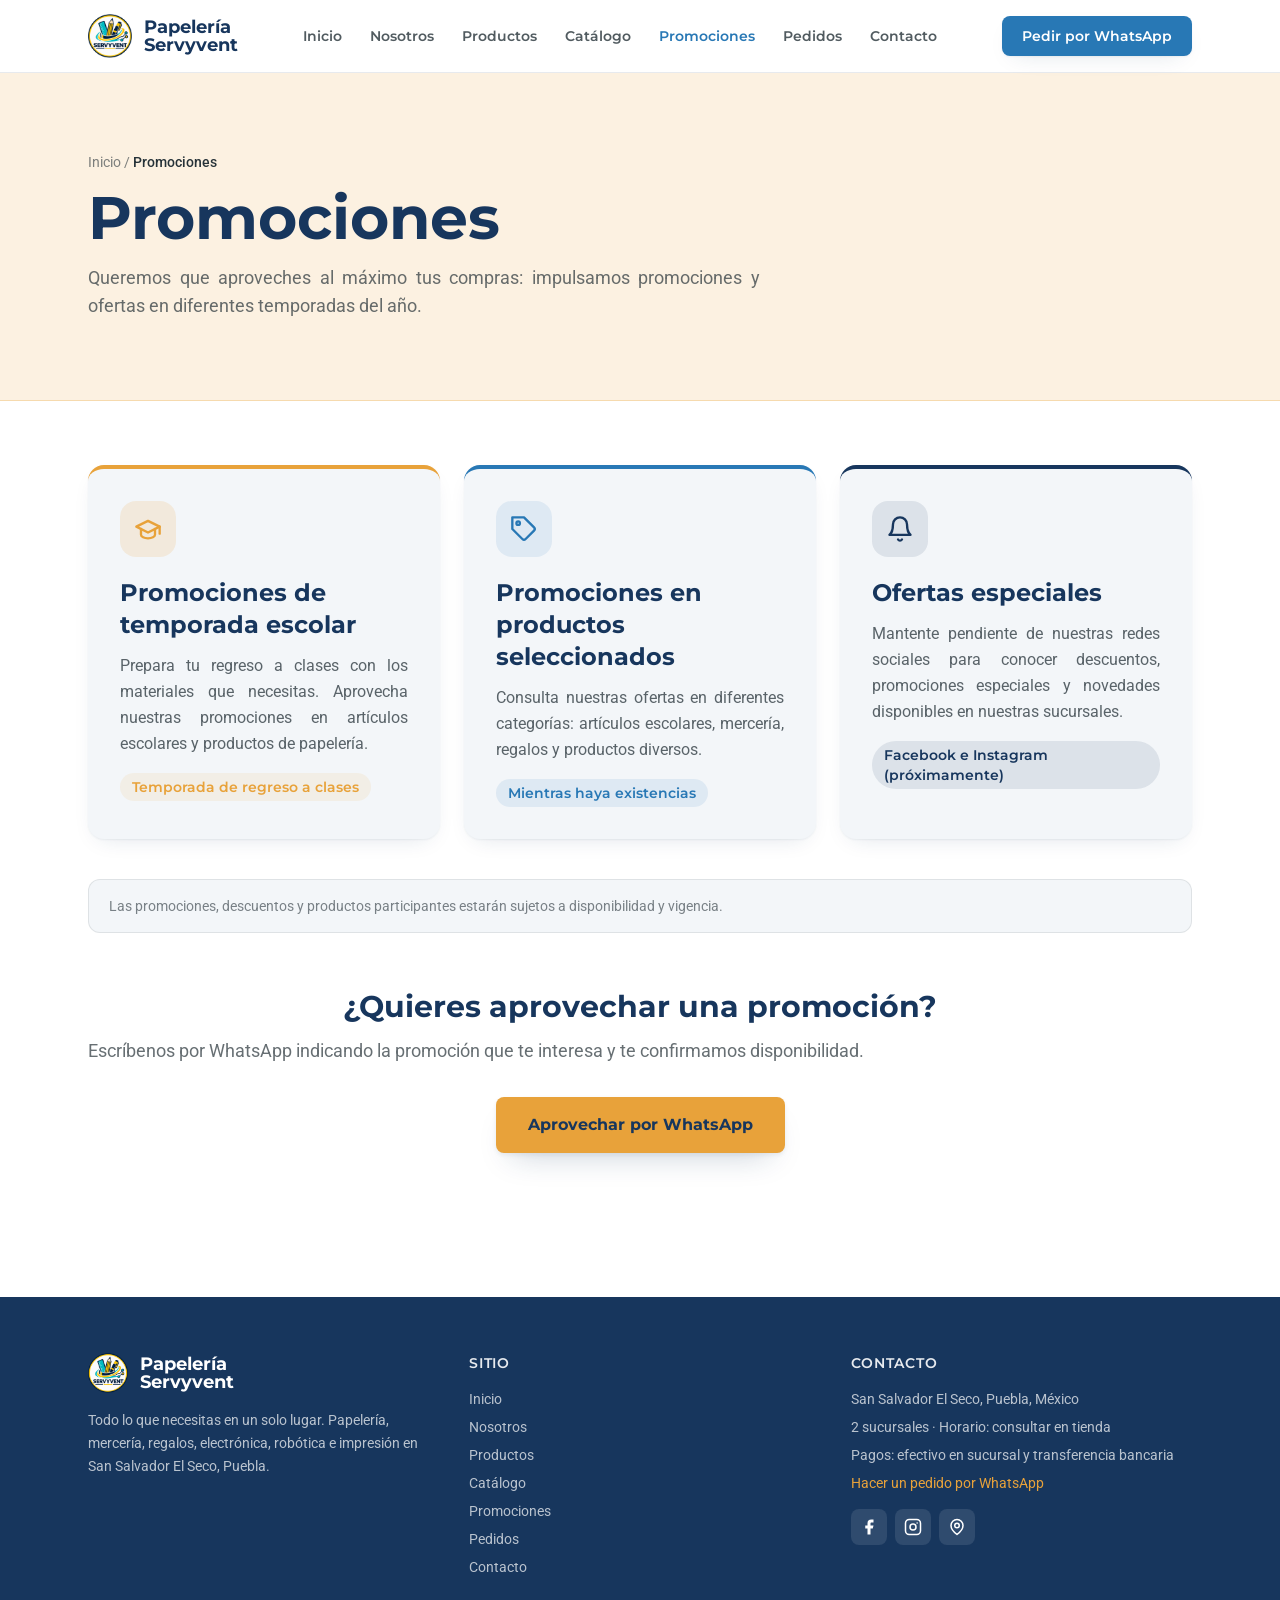
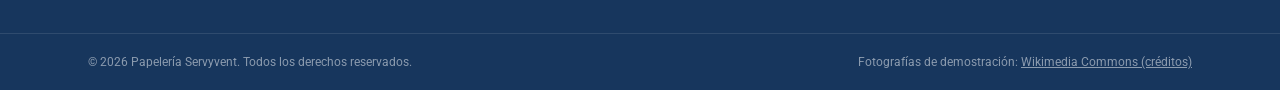
<file: promociones.html>
﻿<!DOCTYPE html>
<html lang="es">
<head>
<meta charset="UTF-8">
<meta name="viewport" content="width=device-width, initial-scale=1.0">
<title>Promociones — Papelería Servyvent</title>
<meta name="description" content="Promociones y ofertas de Papelería Servyvent: temporada escolar, productos seleccionados y ofertas especiales en redes sociales. San Salvador El Seco, Puebla.">
<link rel="stylesheet" href="assets/css/fonts.css">
<link rel="stylesheet" href="assets/css/tailwind.build.css">

<link rel="stylesheet" href="assets/css/site.css">
<link rel="icon" type="image/png" href="assets/img/logo-64.png">
</head>
<body data-page="promociones" class="bg-paper text-ink font-body antialiased">
<div id="site-header"></div>

<main class="pt-[72px]">

  <section class="bg-highlight/15 border-b border-highlight/30">
    <div class="max-w-wrap mx-auto px-6 py-16 md:py-20">
      <nav class="text-sm text-ink/60" aria-label="Migas de pan">
        <a href="index.html" class="u-link hover:text-accent">Inicio</a> <span aria-hidden="true">/</span> <span class="text-ink font-medium" aria-current="page">Promociones</span>
      </nav>
      <h1 data-enter class="mt-4 font-display font-bold text-primary text-4xl md:text-6xl">Promociones</h1>
      <p data-enter="2" class="mt-4 text-lg text-ink/70 max-w-2xl">Queremos que aproveches al máximo tus compras: impulsamos promociones y ofertas en diferentes temporadas del año.</p>
    </div>
  </section>

  <section class="py-16">
    <div class="max-w-wrap mx-auto px-6 grid gap-6 md:grid-cols-3">

      <article class="lift bg-surface rounded-2xl p-8 shadow-card border-t-4 border-highlight">
        <div class="w-14 h-14 rounded-2xl bg-highlight/15 text-highlight flex items-center justify-center">
          <svg viewBox="0 0 24 24" width="28" height="28" fill="none" stroke="currentColor" stroke-width="2" stroke-linecap="round" stroke-linejoin="round"><path d="M22 10 12 5 2 10l10 5 10-5z"/><path d="M6 12v5c0 1.7 2.7 3 6 3s6-1.3 6-3v-5"/><path d="M22 10v6"/></svg>
        </div>
        <h2 class="mt-5 font-display font-bold text-primary text-2xl">Promociones de temporada escolar</h2>
        <p class="mt-3 text-ink/75 leading-relaxed">Prepara tu regreso a clases con los materiales que necesitas. Aprovecha nuestras promociones en artículos escolares y productos de papelería.</p>
        <span class="mt-4 inline-block text-sm font-display font-semibold text-highlight bg-highlight/10 px-3 py-1 rounded-full">Temporada de regreso a clases</span>
      </article>

      <article class="lift bg-surface rounded-2xl p-8 shadow-card border-t-4 border-accent">
        <div class="w-14 h-14 rounded-2xl bg-accent/10 text-accent flex items-center justify-center">
          <svg viewBox="0 0 24 24" width="28" height="28" fill="none" stroke="currentColor" stroke-width="2" stroke-linecap="round" stroke-linejoin="round"><path d="M20.6 13.4 13.4 20.6a2 2 0 0 1-2.8 0L2 12V2h10l8.6 8.6a2 2 0 0 1 0 2.8z"/><circle cx="7" cy="7" r="1.5"/></svg>
        </div>
        <h2 class="mt-5 font-display font-bold text-primary text-2xl">Promociones en productos seleccionados</h2>
        <p class="mt-3 text-ink/75 leading-relaxed">Consulta nuestras ofertas en diferentes categorías: artículos escolares, mercería, regalos y productos diversos.</p>
        <span class="mt-4 inline-block text-sm font-display font-semibold text-accent bg-accent/10 px-3 py-1 rounded-full">Mientras haya existencias</span>
      </article>

      <article class="lift bg-surface rounded-2xl p-8 shadow-card border-t-4 border-primary">
        <div class="w-14 h-14 rounded-2xl bg-primary/10 text-primary flex items-center justify-center">
          <svg viewBox="0 0 24 24" width="28" height="28" fill="none" stroke="currentColor" stroke-width="2" stroke-linecap="round" stroke-linejoin="round"><path d="M18 8a6 6 0 1 0-12 0c0 7-3 9-3 9h18s-3-2-3-9"/><path d="M13.7 21a2 2 0 0 1-3.4 0"/></svg>
        </div>
        <h2 class="mt-5 font-display font-bold text-primary text-2xl">Ofertas especiales</h2>
        <p class="mt-3 text-ink/75 leading-relaxed">Mantente pendiente de nuestras redes sociales para conocer descuentos, promociones especiales y novedades disponibles en nuestras sucursales.</p>
        <span class="mt-4 inline-block text-sm font-display font-semibold text-primary bg-primary/10 px-3 py-1 rounded-full">Facebook e Instagram (próximamente)</span>
      </article>

    </div>

    <div class="max-w-wrap mx-auto px-6 mt-10">
      <p class="text-sm text-ink/60 bg-surface rounded-xl px-5 py-4 border border-ink/10">Las promociones, descuentos y productos participantes estarán sujetos a disponibilidad y vigencia.</p>
    </div>

    <div class="max-w-wrap mx-auto px-6 mt-14 text-center">
      <h2 class="font-display font-bold text-primary text-2xl md:text-3xl">¿Quieres aprovechar una promoción?</h2>
      <p class="mt-3 text-ink/70 text-lg">Escríbenos por WhatsApp indicando la promoción que te interesa y te confirmamos disponibilidad.</p>
      <a href="pedidos.html" class="press mt-8 inline-flex items-center gap-2 bg-highlight hover:bg-accent hover:text-white text-primary font-display font-bold px-8 py-4 rounded-lg shadow-lift">Aprovechar por WhatsApp</a>
    </div>
  </section>

</main>
<div id="site-footer"></div>
<script src="assets/js/layout.js"></script>
<script src="assets/js/main.js"></script>
</body>
</html>
</file>
<file: assets/css/fonts.css>
/* ============================================================
   Fuentes locales para funcionamiento OFFLINE (sin internet)
   Montserrat (500, 600, 700) y Roboto (400, 500, 400 italic)
   woff2 descargados de Google Fonts (fonts.gstatic.com), subset latin
   ============================================================ */

@font-face {
  font-family: 'Montserrat';
  font-style: normal;
  font-weight: 500;
  font-display: swap;
  src: url('../fonts/montserrat-500.woff2') format('woff2');
}

@font-face {
  font-family: 'Montserrat';
  font-style: normal;
  font-weight: 600;
  font-display: swap;
  src: url('../fonts/montserrat-600.woff2') format('woff2');
}

@font-face {
  font-family: 'Montserrat';
  font-style: normal;
  font-weight: 700;
  font-display: swap;
  src: url('../fonts/montserrat-700.woff2') format('woff2');
}

@font-face {
  font-family: 'Roboto';
  font-style: italic;
  font-weight: 400;
  font-display: swap;
  src: url('../fonts/roboto-400-italic.woff2') format('woff2');
}

@font-face {
  font-family: 'Roboto';
  font-style: normal;
  font-weight: 400;
  font-display: swap;
  src: url('../fonts/roboto-400.woff2') format('woff2');
}

@font-face {
  font-family: 'Roboto';
  font-style: normal;
  font-weight: 500;
  font-display: swap;
  src: url('../fonts/roboto-500.woff2') format('woff2');
}
</file>
<file: assets/css/site.css>
﻿/* ============================================================
   Papeleria Servyvent - estilos globales propios (sobre Tailwind)
   Micro-interacciones: hover lift, zoom en fotos, press en botones,
   subrayado que se dibuja, entrada del hero una sola vez al cargar.
   ============================================================ */

@keyframes riseIn {
  from { opacity: 0; transform: translateY(26px); }
  to   { opacity: 1; transform: translateY(0); }
}
[data-enter]     { animation: riseIn .7s cubic-bezier(.22,.61,.36,1) both; }
[data-enter="2"] { animation-delay: .12s; }
[data-enter="3"] { animation-delay: .24s; }
[data-enter="4"] { animation-delay: .36s; }

@media (prefers-reduced-motion: reduce) {
  [data-enter] { animation: none; }
  * { transition-duration: .01ms !important; }
}

.lift { transition: transform .25s ease, box-shadow .25s ease; }
.lift:hover { transform: translateY(-2px); box-shadow: 0 2px 4px rgba(23,54,93,.08), 0 18px 36px -18px rgba(23,54,93,.30); }

.zoom-img { overflow: hidden; }
.zoom-img img { transition: transform .5s ease; display: block; width: 100%; height: 100%; object-fit: cover; }
.zoom-img:hover img { transform: scale(1.03); }

.press { transition: transform .12s ease, background-color .2s ease, box-shadow .2s ease; }
.press:active { transform: scale(.97); }

.u-link {
  background-image: linear-gradient(currentColor, currentColor);
  background-size: 0% 2px;
  background-repeat: no-repeat;
  background-position: 0 100%;
  transition: background-size .3s ease;
  padding-bottom: 2px;
}
.u-link:hover { background-size: 100% 2px; }

:focus-visible { outline: 3px solid rgba(40,120,181,.55); outline-offset: 2px; border-radius: 4px; }

html { scroll-behavior: smooth; }
section[id], [id^="cat-"] { scroll-margin-top: 96px; }

.step-num {
  font-family: Montserrat, sans-serif;
  font-weight: 700;
  background: #2878B5;
  color: #fff;
  width: 2.75rem; height: 2.75rem;
  border-radius: 9999px;
  display: flex; align-items: center; justify-content: center;
  flex-shrink: 0;
}

/* Logo real de Servyvent (assets/img/logo-512.png) */
.logo-img    { height: 2.75rem; width: auto; display: block; }
.logo-footer { height: 2.5rem; width: auto; display: block; }
.logo-hero   { height: 6rem; width: auto; display: block; }
.logo-chip   { background: #fff; border-radius: .75rem; padding: .375rem; display: inline-flex; }
.logo-chip-lg{ background: #fff; border-radius: 1rem; padding: 1rem; display: inline-flex; box-shadow: 0 2px 4px rgba(23,54,93,.08), 0 16px 32px -16px rgba(23,54,93,.28); }


/* Textos justificados (pedido del cliente) */
main p { text-align: justify; hyphens: auto; -webkit-hyphens: auto; }

/* Iconos de redes sociales en el footer */
.soc { width: 2.25rem; height: 2.25rem; border-radius: .5rem; background: rgba(255,255,255,.10); color: #fff; display: inline-flex; align-items: center; justify-content: center; transition: background-color .2s ease, color .2s ease, transform .2s ease; }
.soc:hover { background: #E8A23A; color: #17365D; transform: translateY(-2px); }
.soc-row { display: flex; gap: .5rem; padding-top: .5rem; }
</file>
